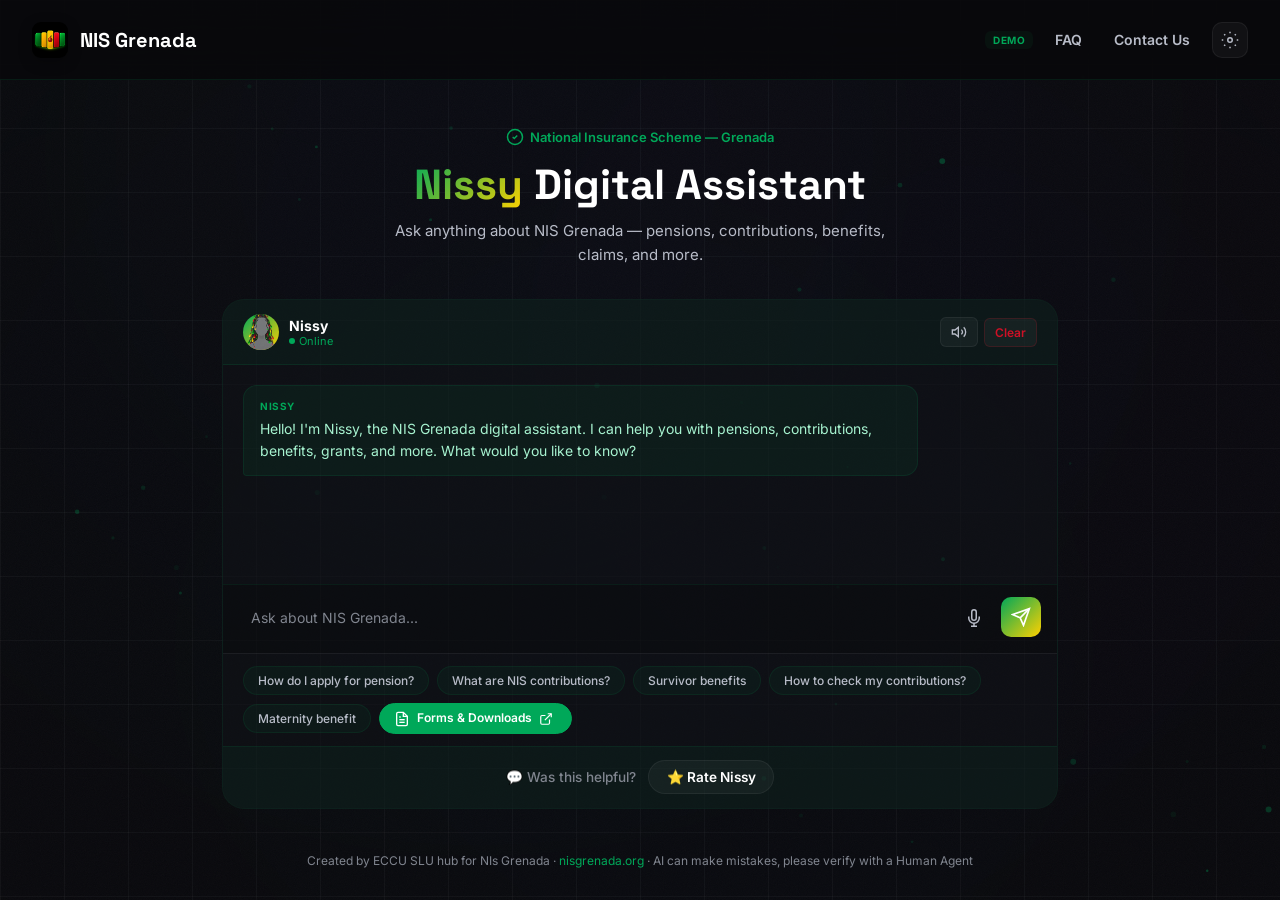
<file: static/index.html>
<!DOCTYPE html>
<html lang="en" data-theme="dark">
<head>
<meta charset="UTF-8">
<link rel="icon" type="image/png" href="/static/favicon.png">
<meta name="viewport" content="width=device-width, initial-scale=1.0">
<title>NIS Grenada — Digital Assistant Demo</title>
<link rel="preconnect" href="https://fonts.googleapis.com">
<link rel="preconnect" href="https://fonts.gstatic.com" crossorigin>
<link href="https://fonts.googleapis.com/css2?family=Inter:wght@300;400;500;600;700;800&family=Space+Grotesk:wght@400;500;600;700&family=JetBrains+Mono:wght@400;500;600&display=swap" rel="stylesheet">
<style>
/* ─── Theme Variables ─── */
:root {
  --nis-primary: #00A859;
  --nis-primary-dark: #00854A;
  --nis-accent: #FFD100;
  --nis-accent-dark: #E6BC00;
  --nis-flag-red: #CE1126;
  --bg: #09090B;
  --bg2: #111318;
  --fg: #FFFFFF;
  --secondary: #B8BCC8;
  --muted: #80858F;
  --glass: rgba(255,255,255,.04);
  --glass-border: rgba(255,255,255,.06);
  --header-bg: rgba(9,9,11,.85);
  --chat-bg: rgba(17,19,24,.6);
  --chat-border: rgba(0,168,89,.1);
  --chat-header-bg: rgba(0,168,89,.06);
  --chat-header-border: rgba(0,168,89,.12);
  --msg-bot-bg: rgba(0,168,89,.08);
  --msg-bot-border: rgba(0,168,89,.12);
  --msg-bot-color: #a7f3d0;
  --msg-user-bg: rgba(255,209,0,.08);
  --msg-user-border: rgba(255,209,0,.12);
  --msg-user-color: #fde68a;
  --typing-bg: rgba(0,168,89,.06);
  --typing-border: rgba(0,168,89,.1);
  --input-bg: rgba(0,0,0,.2);
  --chip-bg: rgba(0,168,89,.06);
  --chip-border: rgba(0,168,89,.1);
  --chip-hover-bg: rgba(0,168,89,.12);
  --chip-hover-color: var(--nis-primary);
  --scrollbar-thumb: rgba(255,255,255,.08);
  --gradient-1: var(--nis-primary);
  --gradient-2: var(--nis-accent);
  --glow-color: var(--nis-primary);
  --rating-star-color: #f59e0b;
  --radius: 16px;
  --radius-lg: 22px;
  --radius-sm: 10px;
  --font-sans: 'Inter', -apple-system, BlinkMacSystemFont, sans-serif;
  --font-display: 'Space Grotesk', var(--font-sans);
  --max-w: 1320px;
}
[data-theme="light"] {
  --bg: #f5f5f7;
  --bg2: #ffffff;
  --fg: #1a1a2e;
  --secondary: #4a4a6a;
  --muted: #8888a0;
  --glass: rgba(0,0,0,.03);
  --glass-border: rgba(0,0,0,.06);
  --header-bg: rgba(255,255,255,.9);
  --chat-bg: rgba(255,255,255,.8);
  --chat-border: rgba(0,168,89,.15);
  --chat-header-bg: rgba(0,168,89,.04);
  --chat-header-border: rgba(0,168,89,.1);
  --msg-bot-bg: rgba(0,168,89,.06);
  --msg-bot-border: rgba(0,168,89,.12);
  --msg-bot-color: #065f46;
  --msg-user-bg: rgba(255,209,0,.06);
  --msg-user-border: rgba(255,209,0,.12);
  --msg-user-color: #92400e;
  --typing-bg: rgba(0,168,89,.04);
  --typing-border: rgba(0,168,89,.08);
  --input-bg: rgba(0,0,0,.03);
  --chip-bg: rgba(0,168,89,.04);
  --chip-border: rgba(0,168,89,.08);
  --chip-hover-bg: rgba(0,168,89,.08);
  --chip-hover-color: var(--nis-primary-dark);
  --scrollbar-thumb: rgba(0,0,0,.12);
  --gradient-1: var(--nis-primary-dark);
  --gradient-2: var(--nis-accent-dark);
  --glow-color: var(--nis-primary);
  --rating-star-color: #f59e0b;
}
[data-theme="purple"] {
  --bg: #0a0a12;
  --bg2: #12101e;
  --fg: #f0ecff;
  --secondary: #b8b0d4;
  --muted: #7a72a0;
  --glass: rgba(120,80,255,.04);
  --glass-border: rgba(120,80,255,.08);
  --header-bg: rgba(10,10,18,.85);
  --chat-bg: rgba(18,16,30,.7);
  --chat-border: rgba(120,80,255,.15);
  --chat-header-bg: rgba(120,80,255,.06);
  --chat-header-border: rgba(120,80,255,.12);
  --msg-bot-bg: rgba(120,80,255,.08);
  --msg-bot-border: rgba(120,80,255,.12);
  --msg-bot-color: #c4b5fd;
  --msg-user-bg: rgba(255,100,200,.08);
  --msg-user-border: rgba(255,100,200,.12);
  --msg-user-color: #f9a8d4;
  --typing-bg: rgba(120,80,255,.06);
  --typing-border: rgba(120,80,255,.1);
  --input-bg: rgba(0,0,0,.3);
  --chip-bg: rgba(120,80,255,.06);
  --chip-border: rgba(120,80,255,.1);
  --chip-hover-bg: rgba(120,80,255,.12);
  --chip-hover-color: #a78bfa;
  --scrollbar-thumb: rgba(120,80,255,.15);
  --gradient-1: #7c3aed;
  --gradient-2: #ec4899;
  --glow-color: #7c3aed;
  --nis-primary: #7c3aed;
  --nis-primary-dark: #6d28d9;
  --nis-accent: #ec4899;
  --nis-accent-dark: #db2777;
  --rating-star-color: #fbbf24;
}
[data-theme="ocean"] {
  --bg: #0a0e17;
  --bg2: #0f172a;
  --fg: #e0f2fe;
  --secondary: #94a3b8;
  --muted: #64748b;
  --glass: rgba(6,182,212,.04);
  --glass-border: rgba(6,182,212,.08);
  --header-bg: rgba(10,14,23,.85);
  --chat-bg: rgba(15,23,42,.7);
  --chat-border: rgba(6,182,212,.15);
  --chat-header-bg: rgba(6,182,212,.06);
  --chat-header-border: rgba(6,182,212,.12);
  --msg-bot-bg: rgba(6,182,212,.08);
  --msg-bot-border: rgba(6,182,212,.12);
  --msg-bot-color: #67e8f9;
  --msg-user-bg: rgba(34,211,238,.08);
  --msg-user-border: rgba(34,211,238,.12);
  --msg-user-color: #7dd3fc;
  --typing-bg: rgba(6,182,212,.06);
  --typing-border: rgba(6,182,212,.1);
  --input-bg: rgba(0,0,0,.3);
  --chip-bg: rgba(6,182,212,.06);
  --chip-border: rgba(6,182,212,.1);
  --chip-hover-bg: rgba(6,182,212,.12);
  --chip-hover-color: #22d3ee;
  --scrollbar-thumb: rgba(6,182,212,.15);
  --gradient-1: #06b6d4;
  --gradient-2: #3b82f6;
  --glow-color: #06b6d4;
  --nis-primary: #06b6d4;
  --nis-primary-dark: #0891b2;
  --nis-accent: #3b82f6;
  --nis-accent-dark: #2563eb;
  --rating-star-color: #fcd34d;
}
[data-theme="amber"] {
  --bg: #0f0b07;
  --bg2: #1a120a;
  --fg: #fef3c7;
  --secondary: #d4a574;
  --muted: #926d42;
  --glass: rgba(245,158,11,.04);
  --glass-border: rgba(245,158,11,.08);
  --header-bg: rgba(15,11,7,.85);
  --chat-bg: rgba(26,18,10,.7);
  --chat-border: rgba(245,158,11,.15);
  --chat-header-bg: rgba(245,158,11,.06);
  --chat-header-border: rgba(245,158,11,.12);
  --msg-bot-bg: rgba(245,158,11,.08);
  --msg-bot-border: rgba(245,158,11,.12);
  --msg-bot-color: #fde68a;
  --msg-user-bg: rgba(239,68,68,.08);
  --msg-user-border: rgba(239,68,68,.12);
  --msg-user-color: #fca5a5;
  --typing-bg: rgba(245,158,11,.06);
  --typing-border: rgba(245,158,11,.1);
  --input-bg: rgba(0,0,0,.3);
  --chip-bg: rgba(245,158,11,.06);
  --chip-border: rgba(245,158,11,.1);
  --chip-hover-bg: rgba(245,158,11,.12);
  --chip-hover-color: #fbbf24;
  --scrollbar-thumb: rgba(245,158,11,.15);
  --gradient-1: #f59e0b;
  --gradient-2: #ef4444;
  --glow-color: #f59e0b;
  --nis-primary: #f59e0b;
  --nis-primary-dark: #d97706;
  --nis-accent: #ef4444;
  --nis-accent-dark: #dc2626;
  --rating-star-color: #fbbf24;
}

/* ─── Reset ─── */
*{margin:0;padding:0;box-sizing:border-box}
html{scroll-behavior:smooth;-webkit-font-smoothing:antialiased}
body{font-family:var(--font-sans);background:var(--bg);color:var(--fg);min-height:100vh;overflow-x:hidden;transition:background .4s,color .4s}
a{color:inherit;text-decoration:none}
button{font:inherit;cursor:pointer;border:none;background:none;color:inherit}

/* ─── Background Layers ─── */
.bg-layers{position:fixed;inset:0;pointer-events:none;z-index:0}
.bg-glow{position:absolute;border-radius:50%;filter:blur(350px);opacity:.08;pointer-events:none}
.bg-glow-1{width:700px;height:700px;background:#3B82F6;top:-200px;left:10%;animation:glowFloat 20s ease-in-out infinite}
.bg-glow-2{width:500px;height:500px;background:#7C4DFF;top:10%;right:5%;animation:glowFloat 25s ease-in-out infinite 5s}
.bg-glow-3{width:600px;height:600px;background:#0a0f1a;top:40%;left:50%;transform:translateX(-50%);animation:glowFloat 18s ease-in-out infinite 10s}
.bg-glow-4{width:500px;height:500px;background:#3B82F6;bottom:0;left:30%;animation:glowFloat 22s ease-in-out infinite 8s}
@keyframes glowFloat{0%,100%{transform:translate(0,0)}50%{transform:translate(30px,-40px)}}
.bg-noise{position:absolute;inset:0;background-image:url("data:image/svg+xml,%3Csvg viewBox='0 0 256 256' xmlns='http://www.w3.org/2000/svg'%3E%3Cfilter id='n'%3E%3CfeTurbulence type='fractalNoise' baseFrequency='.85' numOctaves='4' stitchTiles='stitch'/%3E%3C/filter%3E%3Crect width='100%25' height='100%25' filter='url(%23n)' opacity='.03'/%3E%3C/svg%3E");background-size:200px}
.bg-grid{position:absolute;inset:0;background-image:linear-gradient(rgba(255,255,255,.03) 1px,transparent 1px),linear-gradient(90deg,rgba(255,255,255,.03) 1px,transparent 1px);background-size:64px 64px;animation:gridScroll 80s linear infinite}
@keyframes gridScroll{to{background-position:64px 64px}}
#bg-particles{position:absolute;inset:0;width:100%;height:100%}

/* ─── Layout ─── */
.demo-page{display:flex;flex-direction:column;min-height:100vh;position:relative;z-index:1}
.demo-header{position:fixed;top:0;left:0;right:0;z-index:100;height:80px;background:var(--header-bg);backdrop-filter:blur(20px);-webkit-backdrop-filter:blur(20px);border-bottom:1px solid var(--chat-header-border);display:flex;align-items:center;padding:0 32px;transition:background .4s,border-color .4s}
.demo-header-inner{max-width:var(--max-w);margin:0 auto;width:100%;display:flex;align-items:center;justify-content:space-between}
.demo-logo{display:flex;align-items:center;gap:12px;font-family:var(--font-display);font-size:20px;font-weight:700;text-decoration:none;color:var(--fg);transition:color .4s}
.demo-logo a{display:flex;align-items:center;gap:12px;text-decoration:none;color:var(--fg)}
.demo-logo a:hover{opacity:0.8}
.demo-logo img{width:36px;height:36px;border-radius:9px;object-fit:cover;box-shadow:0 4px 14px rgba(0,0,0,.3)}
.demo-nav{display:flex;align-items:center;gap:12px}
.demo-nav a{font-size:14px;font-weight:600;color:var(--secondary);text-decoration:none;padding:6px 10px;border-radius:8px;transition:color .2s,background .2s}
.demo-nav a:hover{color:var(--nis-primary);background:var(--chip-hover-bg)}
.demo-nav a.active{color:var(--nis-primary);background:var(--chip-hover-bg)}
.demo-nav .badge{font-size:10px;font-weight:700;letter-spacing:.05em;text-transform:uppercase;padding:3px 8px;border-radius:6px;background:var(--chip-bg);color:var(--nis-primary)}

/* ─── Theme Picker ─── */
.theme-btn{position:relative;width:36px;height:36px;border-radius:10px;background:var(--glass);border:1px solid var(--glass-border);cursor:pointer;display:flex;align-items:center;justify-content:center;transition:all .2s;color:var(--secondary)}
.theme-btn:hover{background:var(--chip-hover-bg);color:var(--nis-primary);border-color:var(--chip-border)}
.theme-btn svg{width:18px;height:18px}
.theme-picker{position:absolute;top:calc(100% + 8px);right:0;background:var(--bg2);border:1px solid var(--glass-border);border-radius:14px;padding:8px;box-shadow:0 16px 48px rgba(0,0,0,.4);display:none;z-index:200;min-width:180px}
.theme-picker.open{display:block}
.theme-option{display:flex;align-items:center;gap:10px;padding:8px 12px;border-radius:8px;cursor:pointer;transition:all .2s;border:none;background:none;color:var(--secondary);font-size:13px;font-weight:500;width:100%;text-align:left}
.theme-option:hover{background:var(--glass);color:var(--fg)}
.theme-option.active{background:var(--chip-hover-bg);color:var(--nis-primary)}
.theme-swatch{width:20px;height:20px;border-radius:50%;flex-shrink:0;border:2px solid var(--glass-border)}
.theme-swatch-dark{background:linear-gradient(135deg,#09090B,#1a1a2e)}
.theme-swatch-light{background:linear-gradient(135deg,#f5f5f7,#ffffff)}
.theme-swatch-purple{background:linear-gradient(135deg,#0a0a12,#7c3aed)}
.theme-swatch-ocean{background:linear-gradient(135deg,#0a0e17,#06b6d4)}
.theme-swatch-amber{background:linear-gradient(135deg,#0f0b07,#f59e0b)}
.theme-check{margin-left:auto;color:var(--nis-primary);display:none}
.theme-option.active .theme-check{display:block}

/* ─── Main Content ─── */
.demo-main{flex:1;display:flex;flex-direction:column;padding-top:80px;max-width:900px;margin:0 auto;width:100%;padding-left:32px;padding-right:32px}
.demo-hero{text-align:center;padding:48px 0 32px}
.demo-hero h1{font-family:var(--font-display);font-size:clamp(28px,4vw,42px);font-weight:800;margin-bottom:8px}
.demo-hero h1 span{background:linear-gradient(135deg,var(--gradient-1),var(--gradient-2));-webkit-background-clip:text;-webkit-text-fill-color:transparent;background-clip:text}
.demo-hero p{color:var(--secondary);font-size:15px;max-width:500px;margin:0 auto;line-height:1.6}
.demo-hero .nis-brand{display:flex;align-items:center;justify-content:center;gap:6px;margin-bottom:12px;font-size:13px;color:var(--nis-primary);font-weight:600}
.demo-hero .nis-brand svg{width:18px;height:18px}

/* ─── Chat Container ─── */
.chat-container{flex:1;display:flex;flex-direction:column;background:var(--chat-bg);border:1px solid var(--chat-border);border-radius:var(--radius-lg);overflow:hidden;min-height:500px;max-height:600px;margin-bottom:24px;transition:background .4s,border-color .4s}
.chat-header{display:flex;align-items:center;gap:10px;padding:14px 20px;background:var(--chat-header-bg);border-bottom:1px solid var(--chat-header-border);transition:background .4s,border-color .4s}
.chat-header-avatar{width:36px;height:36px;border-radius:50%;background:linear-gradient(135deg,var(--gradient-1),var(--gradient-2));display:flex;align-items:center;justify-content:center;font-size:16px;font-weight:700;color:#fff;transition:background .4s;overflow:hidden;flex-shrink:0}
.chat-header-avatar img{width:100%;height:100%;object-fit:cover}
.chat-header-avatar .avatar-fallback{display:none;font-size:18px;font-weight:700}
.chat-header-avatar img:not([src]), .chat-header-avatar img[src=""], .chat-header-avatar img[src*="error"]{display:none}
.chat-header-avatar img:not([src]) + .avatar-fallback,
.chat-header-avatar img[src=""] + .avatar-fallback,
.chat-header-avatar img[src*="error"] + .avatar-fallback{display:block}
.chat-header-info{flex:1;min-width:0}
.chat-header-name{font-size:14px;font-weight:700;color:var(--fg)}
.chat-header-status{font-size:11px;color:var(--nis-primary);display:flex;align-items:center;gap:4px}
.chat-header-status .dot{width:6px;height:6px;border-radius:50%;background:var(--nis-primary);animation:pulse 2s infinite}
@keyframes pulse{0%,100%{opacity:1}50%{opacity:.4}}
.chat-header-actions{display:flex;gap:6px;align-items:center;flex-wrap:wrap}
.chat-header-actions button{padding:6px 10px;border-radius:6px;font-size:12px;font-weight:600;background:var(--glass);color:var(--secondary);border:1px solid var(--glass-border);cursor:pointer;transition:all .2s;display:flex;align-items:center;justify-content:center;gap:4px}
.chat-header-actions button:hover{background:var(--chip-hover-bg);color:var(--fg)}
.chat-header-actions button svg{width:16px;height:16px;flex-shrink:0}
.chat-header-actions .btn-clear{color:var(--nis-flag-red);border-color:rgba(206,17,38,.2)}
.chat-header-actions .btn-clear:hover{background:rgba(206,17,38,.1)}
.chat-header-actions .voice-status{font-size:10px;color:#ef4444;font-weight:600;display:none;align-items:center;gap:4px}
.chat-header-actions .voice-status.active{display:flex}
.chat-header-actions .voice-status .dot{width:6px;height:6px;border-radius:50%;background:#ef4444;animation:pulse 1s infinite}
.chat-header-actions .voice-status.listening{color:#22c55e}
.chat-header-actions .voice-status.listening .dot{background:#22c55e}

/* ─── Messages ─── */
.chat-messages{flex:1;overflow-y:auto;padding:20px;display:flex;flex-direction:column;gap:12px;scroll-behavior:smooth}
.chat-messages::-webkit-scrollbar{width:5px}
.chat-messages::-webkit-scrollbar-thumb{background:var(--scrollbar-thumb);border-radius:10px}
.chat-messages::-webkit-scrollbar-track{background:transparent}
.msg{max-width:85%;padding:12px 16px;border-radius:14px;font-size:14px;line-height:1.6;word-break:break-word;animation:msgIn .25s ease-out;transition:background .4s,border-color .4s,color .4s}
@keyframes msgIn{from{opacity:0;transform:translateY(8px)}to{opacity:1;transform:translateY(0)}}
.msg-bot{background:var(--msg-bot-bg);border:1px solid var(--msg-bot-border);color:var(--msg-bot-color);align-self:flex-start;border-bottom-left-radius:4px}
.msg-bot .msg-role{font-size:10px;font-weight:700;text-transform:uppercase;letter-spacing:.05em;color:var(--nis-primary);margin-bottom:4px;display:block}
.msg-user{background:var(--msg-user-bg);border:1px solid var(--msg-user-border);color:var(--msg-user-color);align-self:flex-end;border-bottom-right-radius:4px}
.msg-user .msg-role{font-size:10px;font-weight:700;text-transform:uppercase;letter-spacing:.05em;color:var(--nis-accent);margin-bottom:4px;display:block;text-align:right}
.msg-bot ul,.msg-user ul{margin:6px 0;padding-left:18px;display:flex;flex-direction:column;gap:3px}
.msg-bot ul li,.msg-user ul li{font-size:13px;line-height:1.5;padding:2px 0}
.msg-bot p,.msg-user p{margin:4px 0;line-height:1.6}
.msg-context{margin-top:8px;padding:8px 12px;background:rgba(0,168,89,.04);border-left:3px solid var(--nis-primary);border-radius:0 6px 6px 0;font-size:12px;color:var(--secondary);line-height:1.5}

/* ─── Typing ─── */
.typing{align-self:flex-start;display:flex;align-items:center;gap:6px;padding:14px 20px;background:var(--typing-bg);border:1px solid var(--typing-border);border-radius:14px;border-bottom-left-radius:4px}
.typing-dot{width:8px;height:8px;border-radius:50%;background:var(--nis-primary);animation:typingBounce 1.2s ease-in-out infinite}
.typing-dot:nth-child(2){animation-delay:.2s}
.typing-dot:nth-child(3){animation-delay:.4s}
@keyframes typingBounce{0%,60%,100%{transform:translateY(0)}30%{transform:translateY(-6px)}}

/* ─── Input ─── */
.chat-input{display:flex;gap:0;border-top:1px solid var(--chat-border);padding:12px 16px;background:var(--input-bg);transition:background .4s,border-color .4s}
.chat-input textarea{flex:1;background:transparent;border:none;padding:10px 12px;color:var(--fg);font-size:14px;font-family:var(--font-sans);outline:none;resize:none;line-height:1.5;max-height:120px;transition:color .4s}
.chat-input textarea::placeholder{color:var(--muted)}
.chat-input textarea::-webkit-scrollbar{width:4px}
.chat-input textarea::-webkit-scrollbar-thumb{background:var(--scrollbar-thumb);border-radius:10px}
.chat-input-actions{display:flex;align-items:flex-end;gap:8px;padding-bottom:4px}
.chat-input-actions button{width:40px;height:40px;border-radius:10px;display:flex;align-items:center;justify-content:center;background:linear-gradient(135deg,var(--gradient-1),var(--gradient-2));color:#fff;border:none;cursor:pointer;transition:all .2s}
.chat-input-actions button:hover{transform:scale(1.05);box-shadow:0 4px 16px var(--glow-color)}
.chat-input-actions button:disabled{opacity:.4;cursor:not-allowed;transform:none;box-shadow:none}
.chat-input-actions button svg{width:20px;height:20px}
#voiceNoteBtn{background:transparent;border:none;color:var(--secondary);cursor:pointer;width:38px;height:38px;border-radius:50%;display:flex;align-items:center;justify-content:center;transition:all .2s;flex-shrink:0}
#voiceNoteBtn svg{width:18px;height:18px}
#voiceNoteBtn:hover{color:var(--fg);background:var(--chip-hover-bg)}
#voiceNoteBtn.recording{color:#fff;background:#ef4444;animation:voicePulse 1.2s ease-in-out infinite}
@keyframes voicePulse{0%,100%{box-shadow:0 0 0 0 rgba(239,68,68,.4)}50%{box-shadow:0 0 0 8px rgba(239,68,68,0)}}

/* ─── Suggestion Chips ─── */
.suggestion-chips{display:flex;gap:8px;padding:12px 20px;border-top:1px solid var(--glass-border);flex-wrap:wrap;align-items:center}
.suggestion-chip{padding:6px 14px;border-radius:100px;font-size:12px;font-weight:500;background:var(--chip-bg);border:1px solid var(--chip-border);color:var(--secondary);cursor:pointer;transition:all .2s;white-space:nowrap}
.suggestion-chip:hover{background:var(--chip-hover-bg);color:var(--chip-hover-color);border-color:var(--chip-border)}

/* ─── External Link Chip (Forms & Downloads) ─── */
.suggestion-chip.external {
  background: var(--nis-primary);
  color: #fff;
  border-color: var(--nis-primary);
  font-weight: 600;
}
.suggestion-chip.external:hover {
  background: var(--nis-primary-dark);
  border-color: var(--nis-primary-dark);
  color: #fff;
  transform: translateY(-2px);
  box-shadow: 0 4px 12px rgba(0,168,89,0.3);
}
.suggestion-chip.external .external-icon {
  display: inline-block;
  margin-left: 2px;
  transition: transform 0.2s ease;
}
.suggestion-chip.external:hover .external-icon {
  transform: translate(2px, -2px);
}
.suggestion-chip.external svg {
  display: inline-block;
  vertical-align: middle;
  margin-right: 4px;
}
.suggestion-chip.external .link-icon {
  display: inline-block;
  vertical-align: middle;
  margin-left: 4px;
  transition: transform 0.2s ease;
}
.suggestion-chip.external:hover .link-icon {
  transform: translate(2px, -2px);
}

/* ─── Rating Bar ─── */
.rating-bar{padding:0.85rem 2.5rem;border-top:1px solid var(--chat-border);background:var(--chat-header-bg);display:flex;align-items:center;justify-content:center;gap:0.75rem;flex-wrap:wrap}
.rating-bar-label{font-size:0.85rem;color:var(--muted);font-weight:500}
.rating-bar-btn{background:var(--glass);color:var(--fg);border:1px solid var(--glass-border);padding:0.5rem 1.1rem;border-radius:20px;font-size:0.85rem;font-weight:600;cursor:pointer;transition:0.2s;display:flex;align-items:center;gap:0.4rem}
.rating-bar-btn:hover{background:var(--nis-primary);color:#fff;border-color:var(--nis-primary);transform:translateY(-1px)}
.rating-bar-btn:disabled{opacity:0.5;cursor:not-allowed;transform:none}

/* ─── Rating Modal ─── */
.modal-overlay{position:fixed;top:0;left:0;width:100%;height:100%;background:rgba(0,0,0,0.7);display:none;align-items:center;justify-content:center;z-index:1000;backdrop-filter:blur(4px)}
.modal-overlay.open{display:flex}
.rating-modal-content{background:var(--bg2);border:1px solid var(--glass-border);border-radius:calc(var(--radius-lg) * 1.5);width:90%;max-width:420px;height:auto;padding:2rem;display:flex;flex-direction:column;align-items:center;gap:1.25rem;text-align:center;animation:slideUp 0.3s ease}
@keyframes slideUp{from{opacity:0;transform:translateY(20px)}to{opacity:1;transform:translateY(0)}}
.rating-modal-content h3{font-family:var(--font-display);font-size:1.4rem;color:var(--fg);margin:0}
.rating-modal-content p{font-size:0.9rem;color:var(--muted);margin:0}
.close-modal{align-self:flex-end;background:none;border:none;color:var(--muted);font-size:1.75rem;cursor:pointer;line-height:1;padding:0;margin-bottom:-1rem}
.close-modal:hover{color:var(--nis-primary)}
.star-row{display:flex;gap:0.4rem;font-size:2.25rem}
.star-btn{background:none;border:none;cursor:pointer;padding:0;line-height:1;filter:grayscale(100%) opacity(0.4);transition:transform 0.15s ease,filter 0.15s ease}
.star-btn:hover{transform:scale(1.15)}
.star-btn.selected{filter:none;transform:scale(1.1)}
.rating-comment{width:100%;background:var(--bg);border:1px solid var(--glass-border);color:var(--fg);padding:0.75rem 1rem;border-radius:var(--radius-sm);font-size:0.9rem;font-family:'Inter',sans-serif;resize:none;outline:none}
.rating-comment:focus{border-color:var(--nis-primary)}
.rating-submit-btn{background:var(--nis-primary);color:#fff;border:none;padding:0.8rem 1.75rem;border-radius:var(--radius-sm);font-weight:600;font-size:0.95rem;cursor:pointer;transition:0.2s;width:100%}
.rating-submit-btn:hover{background:var(--nis-primary-dark);transform:translateY(-1px)}
.rating-submit-btn:disabled{opacity:0.5;cursor:not-allowed;transform:none}
.rating-thanks{font-size:0.95rem;color:var(--fg);font-weight:600;display:none}
.rating-thanks.show{display:block}

/* ─── Error ─── */
.error-msg{align-self:center;padding:8px 16px;border-radius:8px;font-size:12px;background:rgba(206,17,38,.1);border:1px solid rgba(206,17,38,.2);color:#fca5a5}

/* ─── Footer ─── */
.demo-footer{text-align:center;padding:20px 0 32px;font-size:12px;color:var(--muted);transition:color .4s}
.demo-footer a{color:var(--nis-primary);text-decoration:none}
.demo-footer a:hover{text-decoration:underline}

/* ─── Responsive ─── */
@media (max-width:768px){
  .demo-header{padding:0 16px}
  .demo-main{padding-left:16px;padding-right:16px}
  .chat-container{max-height:70vh;min-height:400px}
  .chat-header-actions button{padding:4px 8px;font-size:10px}
  .chat-header-actions button svg{width:14px;height:14px}
  .rating-bar{padding:0.65rem 1.5rem}
  .star-row{font-size:1.9rem}
  .rating-modal-content{padding:1.5rem}
  .suggestion-chips{gap:6px}
  .suggestion-chip{font-size:11px;padding:4px 10px}
}
@media (max-width:480px){
  .demo-nav .badge{display:none}
  .chat-header-actions .btn-clear{display:none}
}
</style>
</head>
<body>
<div class="bg-layers" aria-hidden="true">
  <div class="bg-noise"></div>
  <div class="bg-grid"></div>
  <canvas id="bg-particles"></canvas>
  <div class="bg-glow bg-glow-1"></div>
  <div class="bg-glow bg-glow-2"></div>
  <div class="bg-glow bg-glow-3"></div>
  <div class="bg-glow bg-glow-4"></div>
</div>

<div class="demo-page">
  <!-- Header -->
  <header class="demo-header">
    <div class="demo-header-inner">
      <div class="demo-logo">
        <a href="https://nisgrenada.org" target="_blank" rel="noopener noreferrer" title="Visit NIS Grenada Website">
          <img src="/static/nav-logo.png" alt="NIS Grenada" onerror="this.style.display='none'">
          <span>NIS Grenada</span>
        </a>
      </div>
      <nav class="demo-nav">
        <span class="badge">Demo</span>
        <a href="/static/faq.html" class="nav-link">FAQ</a>
        <a href="/static/contact.html" class="nav-link">Contact Us</a>
        <div style="position:relative">
          <button class="theme-btn" id="themeBtn" onclick="toggleThemePicker()" title="Change theme" aria-label="Change theme">
            <svg viewBox="0 0 24 24" fill="none" stroke="currentColor" stroke-width="2"><circle cx="12" cy="12" r="3"/><path d="M12 1v2M12 21v2M4.22 4.22l1.42 1.42M18.36 18.36l1.42 1.42M1 12h2M21 12h2M4.22 19.78l1.42-1.42M18.36 5.64l1.42-1.42"/></svg>
          </button>
          <div class="theme-picker" id="themePicker">
            <button class="theme-option active" data-theme-val="dark" onclick="setTheme('dark')">
              <span class="theme-swatch theme-swatch-dark"></span> Dark
              <span class="theme-check">✓</span>
            </button>
            <button class="theme-option" data-theme-val="light" onclick="setTheme('light')">
              <span class="theme-swatch theme-swatch-light"></span> Light
              <span class="theme-check">✓</span>
            </button>
            <button class="theme-option" data-theme-val="purple" onclick="setTheme('purple')">
              <span class="theme-swatch theme-swatch-purple"></span> Purple
              <span class="theme-check">✓</span>
            </button>
            <button class="theme-option" data-theme-val="ocean" onclick="setTheme('ocean')">
              <span class="theme-swatch" style="background:linear-gradient(135deg,#0a0e17,#06b6d4)"></span> Ocean
              <span class="theme-check">✓</span>
            </button>
            <button class="theme-option" data-theme-val="amber" onclick="setTheme('amber')">
              <span class="theme-swatch" style="background:linear-gradient(135deg,#0f0b07,#f59e0b)"></span> Amber
              <span class="theme-check">✓</span>
            </button>
          </div>
        </div>
      </nav>
    </div>
  </header>

  <!-- Main -->
  <main class="demo-main">
    <!-- Hero -->
    <section class="demo-hero">
      <div class="nis-brand">
        <svg viewBox="0 0 24 24" fill="none" stroke="currentColor" stroke-width="2"><circle cx="12" cy="12" r="10"/><path d="M9 12l2 2 4-4"/></svg>
        National Insurance Scheme — Grenada
      </div>
      <h1><span>Nissy</span> Digital Assistant</h1>
      <p>Ask anything about NIS Grenada — pensions, contributions, benefits, claims, and more.</p>
    </section>

    <!-- Chat -->
    <div class="chat-container">
      <div class="chat-header">
        <div class="chat-header-avatar">
          <img src="/static/chat-pfp.png" alt="Nissy" onerror="this.style.display='none'">
          <span class="avatar-fallback">N</span>
        </div>
        <div class="chat-header-info">
          <div class="chat-header-name">Nissy</div>
          <div class="chat-header-status"><span class="dot"></span> Online</div>
        </div>
        <div class="chat-header-actions">
          <div class="voice-status" id="voiceStatus"><span class="dot"></span> Voice</div>
          <button onclick="toggleTTS()" id="ttsBtn" title="Text-to-Speech" aria-label="Toggle TTS">
            <svg viewBox="0 0 24 24" fill="none" stroke="currentColor" stroke-width="2"><polygon points="11 5 6 9 2 9 2 15 6 15 11 19 11 5"/><path d="M19.07 4.93a10 10 0 010 14.14M15.54 8.46a5 5 0 010 7.07"/></svg>
          </button>
          <button onclick="clearChat()" class="btn-clear" title="Clear conversation">Clear</button>
        </div>
      </div>

      <div class="chat-messages" id="chatMessages">
        <div class="msg msg-bot">
          <span class="msg-role">Nissy</span>
          <span>Hello! I'm Nissy, the NIS Grenada digital assistant. I can help you with pensions, contributions, benefits, grants, and more. What would you like to know?</span>
        </div>
      </div>

      <form class="chat-input" id="chatForm" onsubmit="return sendMessage(event)">
        <textarea id="chatInput" rows="1" placeholder="Ask about NIS Grenada..." oninput="autoResize(this)" onkeydown="if(event.key==='Enter'&&!event.shiftKey){event.preventDefault();sendMessage(event)}"></textarea>
        <div class="chat-input-actions">
          <button type="button" id="voiceNoteBtn" onclick="toggleVoiceNote()" title="Voice note → text" aria-label="Voice note to text">
            <svg viewBox="0 0 24 24" fill="none" stroke="currentColor" stroke-width="2"><path d="M12 1a3 3 0 00-3 3v8a3 3 0 006 0V4a3 3 0 00-3-3z"/><path d="M19 10v2a7 7 0 01-14 0v-2"/><line x1="12" y1="19" x2="12" y2="23"/><line x1="8" y1="23" x2="16" y2="23"/></svg>
          </button>
          <button type="submit" id="sendBtn" aria-label="Send message">
            <svg viewBox="0 0 24 24" fill="none" stroke="currentColor" stroke-width="2"><line x1="22" y1="2" x2="11" y2="13"/><polygon points="22 2 15 22 11 13 2 9 22 2"/></svg>
          </button>
        </div>
      </form>

      <!-- ─── SUGGESTION CHIPS WITH FORMS BUTTON ─── -->
      <div class="suggestion-chips" id="suggestionChips">
        <span class="suggestion-chip" onclick="quickQuestion(this)">How do I apply for pension?</span>
        <span class="suggestion-chip" onclick="quickQuestion(this)">What are NIS contributions?</span>
        <span class="suggestion-chip" onclick="quickQuestion(this)">Survivor benefits</span>
        <span class="suggestion-chip" onclick="quickQuestion(this)">How to check my contributions?</span>
        <span class="suggestion-chip" onclick="quickQuestion(this)">Maternity benefit</span>
        <!-- ⭐ FORMS & DOWNLOADS BUTTON - External Link -->
        <span class="suggestion-chip external" onclick="openForms()">
          <svg width="16" height="16" viewBox="0 0 24 24" fill="none" stroke="currentColor" stroke-width="2">
            <path d="M14 2H6a2 2 0 00-2 2v16a2 2 0 002 2h12a2 2 0 002-2V8z"/>
            <polyline points="14 2 14 8 20 8"/>
            <line x1="16" y1="13" x2="8" y2="13"/>
            <line x1="16" y1="17" x2="8" y2="17"/>
            <polyline points="10 9 9 9 8 9"/>
          </svg>
          Forms &amp; Downloads
          <svg class="link-icon" width="14" height="14" viewBox="0 0 24 24" fill="none" stroke="currentColor" stroke-width="2">
            <path d="M18 13v6a2 2 0 01-2 2H5a2 2 0 01-2-2V8a2 2 0 012-2h6"/>
            <polyline points="15 3 21 3 21 9"/>
            <line x1="10" y1="14" x2="21" y2="3"/>
          </svg>
        </span>
      </div>

      <!-- ⭐ RATING BAR -->
      <div class="rating-bar">
        <span class="rating-bar-label">💬 Was this helpful?</span>
        <button class="rating-bar-btn" id="ratingBarBtn" onclick="openRatingModal()">⭐ Rate Nissy</button>
        <span id="ratingThanksMsg" style="display:none; font-size:0.85rem; color:var(--nis-primary); font-weight:600;">🙏 Thanks for your feedback!</span>
      </div>
    </div>

    <!-- ⭐ RATING MODAL -->
    <div class="modal-overlay" id="ratingModal" onclick="if(event.target===this) closeRatingModal()">
      <div class="rating-modal-content">
        <button class="close-modal" onclick="closeRatingModal()">×</button>
        <h3>⭐ Rate your experience</h3>
        <p>How helpful was Nissy today? Tap a star from 1 (not helpful) to 5 (very helpful).</p>

        <div class="star-row" id="starRow">
          <button class="star-btn" onclick="selectStar(1)" data-value="1">⭐</button>
          <button class="star-btn" onclick="selectStar(2)" data-value="2">⭐</button>
          <button class="star-btn" onclick="selectStar(3)" data-value="3">⭐</button>
          <button class="star-btn" onclick="selectStar(4)" data-value="4">⭐</button>
          <button class="star-btn" onclick="selectStar(5)" data-value="5">⭐</button>
        </div>

        <textarea class="rating-comment" id="ratingComment" rows="3" placeholder="Optional: tell us more (optional)"></textarea>

        <button class="rating-submit-btn" id="ratingSubmitBtn" onclick="submitRating()" disabled>Submit Rating</button>

        <div class="rating-thanks" id="ratingThanks">🙏 Thanks for your feedback!</div>
      </div>
    </div>

    <footer class="demo-footer">
      Created by ECCU SLU hub for NIs Grenada &middot; <a href="https://nisgrenada.org" target="_blank" rel="noopener">nisgrenada.org</a> &middot; AI can make mistakes, please verify with a Human Agent
    </footer>
  </main>
</div>

<script>
(function(){
'use strict';

// ─── Session ID ───
const sessionId = crypto.randomUUID ? crypto.randomUUID() : 'session-' + Date.now();

// ─── Rating State ───
let selectedStars = 0;
let lastBotResponse = '';
let ratingSubmitted = false;

// ─── DOM Helpers ───
function $(s){return document.querySelector(s)}
function $$(s){return document.querySelectorAll(s)}

// ─── Keep API Warm ───
setInterval(function() {
  fetch('/api/demo/chat', { 
    method: 'POST', 
    headers: { 'Content-Type': 'application/json' }, 
    body: JSON.stringify({ message: 'ping', session_id: sessionId }) 
  }).catch(function(){});
}, 45000);

const THEME_KEY = 'nis_demo_theme';

// ─── Theme System ───
const savedTheme = localStorage.getItem(THEME_KEY) || 'dark';
document.documentElement.setAttribute('data-theme', savedTheme);
document.querySelectorAll('.theme-option').forEach(el => {
  el.classList.toggle('active', el.dataset.themeVal === savedTheme);
});

window.setTheme = function(name) {
  document.documentElement.setAttribute('data-theme', name);
  localStorage.setItem(THEME_KEY, name);
  document.querySelectorAll('.theme-option').forEach(el => {
    el.classList.toggle('active', el.dataset.themeVal === name);
  });
  closeThemePicker();
  restartParticles(name);
};

window.toggleThemePicker = function() {
  const picker = $('#themePicker');
  picker.classList.toggle('open');
};

window.closeThemePicker = function() {
  const picker = $('#themePicker');
  picker.classList.remove('open');
};

document.addEventListener('click', function(e) {
  if (!e.target.closest('.theme-btn') && !e.target.closest('.theme-picker')) {
    const picker = $('#themePicker');
    if (picker) picker.classList.remove('open');
  }
});

// ─── FORMS & DOWNLOADS BUTTON ───
window.openForms = function() {
  // Opens the NIS Grenada downloads page in a new tab
  window.open('https://nisgrenada.org/downloads-2/', '_blank');
};

// ─── Rating Modal Functions ───
window.openRatingModal = function() {
  if (ratingSubmitted) {
    const thanksMsg = document.getElementById('ratingThanksMsg');
    if (thanksMsg) thanksMsg.style.display = 'inline';
    return;
  }
  document.getElementById('ratingModal').classList.add('open');
  selectedStars = 0;
  document.querySelectorAll('#starRow .star-btn').forEach(b => b.classList.remove('selected'));
  document.getElementById('ratingSubmitBtn').disabled = true;
  document.getElementById('ratingComment').value = '';
  document.getElementById('ratingThanks').classList.remove('show');
};

window.closeRatingModal = function() {
  document.getElementById('ratingModal').classList.remove('open');
};

window.selectStar = function(value) {
  selectedStars = value;
  const stars = document.querySelectorAll('#starRow .star-btn');
  stars.forEach((starBtn) => {
    const starValue = parseInt(starBtn.getAttribute('data-value'));
    if (starValue <= value) {
      starBtn.classList.add('selected');
    } else {
      starBtn.classList.remove('selected');
    }
  });
  document.getElementById('ratingSubmitBtn').disabled = false;
};

window.submitRating = async function() {
  if (selectedStars === 0 || ratingSubmitted) return;

  const submitBtn = document.getElementById('ratingSubmitBtn');
  submitBtn.disabled = true;
  submitBtn.textContent = 'Sending...';

  const comment = document.getElementById('ratingComment').value.trim();

  try {
    const response = await fetch('/api/rate', {
      method: 'POST',
      headers: { 'Content-Type': 'application/json' },
      body: JSON.stringify({
        session_id: sessionId,
        rating: selectedStars,
        comment: comment,
        response_text: lastBotResponse || 'General feedback',
      }),
    });

    const data = await response.json();
    if (data.ok) {
      ratingSubmitted = true;
      document.getElementById('ratingSubmitBtn').style.display = 'none';
      document.getElementById('ratingThanks').classList.add('show');
      
      const barBtn = document.getElementById('ratingBarBtn');
      if (barBtn) {
        barBtn.textContent = '✅ Rated!';
        barBtn.disabled = true;
      }
      
      const thanksMsg = document.getElementById('ratingThanksMsg');
      if (thanksMsg) thanksMsg.style.display = 'inline';

      setTimeout(() => {
        closeRatingModal();
      }, 2000);
    } else {
      submitBtn.disabled = false;
      submitBtn.textContent = 'Submit Rating';
      alert('Sorry, we couldn\'t save your rating. Please try again.');
    }
  } catch (err) {
    submitBtn.disabled = false;
    submitBtn.textContent = 'Submit Rating';
    alert('Network error. Please try again.');
  }
};

// ─── Chat Functions ───
function autoResize(el) {
  el.style.height = 'auto';
  el.style.height = Math.min(el.scrollHeight, 120) + 'px';
}
window.autoResize = autoResize;

// ─── Convert URLs in text to clickable links ───
function linkify(text) {
  // Match URLs (http, https, www, etc.)
  const urlRegex = /(https?:\/\/[^\s]+)/g;
  return text.replace(urlRegex, function(url) {
    return '<a href="' + url + '" target="_blank" rel="noopener noreferrer" style="color:var(--nis-primary);text-decoration:underline;">' + url + '</a>';
  });
}

function escapeHtml(s) {
  const d = document.createElement('div');
  d.textContent = s;
  return d.innerHTML;
}

let msgCount = 0;

function addMsg(role, text) {
  const container = $('#chatMessages');
  const div = document.createElement('div');
  div.className = 'msg msg-' + role;
  const label = role === 'bot' ? 'Nissy' : 'You';
  
  let formatted = text;
  if (role === 'bot') {
    formatted = formatBotMessage(text);
  } else {
    formatted = escapeHtml(text);
  }
  
  div.innerHTML = '<span class="msg-role">' + label + '</span><span>' + formatted + '</span>';
  container.appendChild(div);
  container.scrollTop = container.scrollHeight;
  msgCount++;
  
  if (role === 'bot') {
    lastBotResponse = text;
  }
}

function formatBotMessage(text) {
  // First, convert URLs to links (after escaping)
  text = escapeHtml(text);
  text = linkify(text);
  
  const lines = text.split('\n').map(function(l) { return l.trim(); }).filter(function(l) { return l.length > 0; });
  if (lines.length === 0) return '';
  if (lines.length === 1) return text;
  
  var html = '';
  var i = 0;
  if (lines[0].length > 0 && !lines[0].startsWith('-')) {
    html += '<strong>' + lines[0] + '</strong><br>';
    i = 1;
  }
  var bullets = [];
  var context = [];
  var inContext = false;
  for (; i < lines.length; i++) {
    var line = lines[i];
    if (line.startsWith('- ') || line.startsWith('• ') || line.startsWith('* ')) {
      bullets.push('<li>' + line.replace(/^[-•*]\s*/, '') + '</li>');
      inContext = false;
    } else if (line.match(/^(note|additional|extra|context|summary|remember|important|please|also|keep in mind|however|note that|key point)/i)) {
      inContext = true;
      context.push(line);
    } else if (inContext) {
      context[context.length - 1] += '<br>' + line;
    } else if (bullets.length > 0) {
      bullets.push('<li>' + line + '</li>');
    } else {
      html += '<p>' + line + '</p>';
    }
  }
  if (bullets.length > 0) {
    html += '<ul>' + bullets.join('') + '</ul>';
  }
  if (context.length > 0) {
    html += '<div class="msg-context">' + context.join('<br>') + '</div>';
  }
  return html;
}

function showTyping() {
  const container = $('#chatMessages');
  const div = document.createElement('div');
  div.className = 'typing';
  div.id = 'typingIndicator';
  div.innerHTML = '<div class="typing-dot"></div><div class="typing-dot"></div><div class="typing-dot"></div>';
  container.appendChild(div);
  container.scrollTop = container.scrollHeight;
}

function hideTyping() {
  const el = $('#typingIndicator');
  if (el) el.remove();
}

function showError(text) {
  const container = $('#chatMessages');
  const div = document.createElement('div');
  div.className = 'error-msg';
  div.textContent = text;
  container.appendChild(div);
  container.scrollTop = container.scrollHeight;
}

async function sendMessage(e) {
  if (e) e.preventDefault();
  const input = $('#chatInput');
  const text = input.value.trim();
  if (!text) return;

  input.value = '';
  input.style.height = 'auto';
  input.focus();
  $('#sendBtn').disabled = true;

  addMsg('user', escapeHtml(text));
  showTyping();

  try {
    const res = await fetch('/api/demo/chat', {
      method: 'POST',
      headers: { 'Content-Type': 'application/json' },
      body: JSON.stringify({ 
        message: text, 
        session_id: sessionId 
      })
    });
    const data = await res.json();
    hideTyping();
    if (data.ok && data.reply) {
      addMsg('bot', data.reply);
    } else {
      showError(data.error || 'Failed to get response. Please try again.');
    }
  } catch (err) {
    hideTyping();
    showError('Network error. Please check your connection and try again.');
  }

  $('#sendBtn').disabled = false;
  if (msgCount >= 3) {
    const chips = $('#suggestionChips');
    if (chips) chips.style.display = 'none';
  }
}
window.sendMessage = sendMessage;

function quickQuestion(el) {
  const input = $('#chatInput');
  input.value = el.getAttribute('data-q') || el.textContent;
  input.focus();
  sendMessage(new Event('submit'));
}
window.quickQuestion = quickQuestion;

function clearChat() {
  const container = $('#chatMessages');
  container.innerHTML = '<div class="msg msg-bot"><span class="msg-role">Nissy</span><span>Hello! I\'m Nissy, the NIS Grenada digital assistant. I can help you with pensions, contributions, benefits, grants, and more. What would you like to know?</span></div>';
  msgCount = 0;
  const chips = $('#suggestionChips');
  if (chips) chips.style.display = '';
}
window.clearChat = clearChat;

// ─── TTS ───
let ttsEnabled = false;
let ttsSpeaking = false;
let audioCtx = null;
let audioSource = null;

function ensureAudioContext() {
  if (!audioCtx || audioCtx.state === 'closed') {
    audioCtx = new (window.AudioContext || window.webkitAudioContext)();
  }
  if (audioCtx.state === 'suspended') {
    audioCtx.resume().catch(function(){});
  }
}

window.toggleTTS = function() {
  ttsEnabled = !ttsEnabled;
  const btn = document.getElementById('ttsBtn');
  if (btn) {
    btn.style.background = ttsEnabled ? 'rgba(0,168,89,.2)' : '';
    btn.style.color = ttsEnabled ? 'var(--nis-primary)' : '';
  }
  if (!ttsEnabled && ttsSpeaking) {
    ttsSpeaking = false;
  }
};

function speakText(text) {
  if (!text || !ttsEnabled) return;
  ensureAudioContext();
  fetch('/api/demo/tts', {
    method: 'POST',
    headers: { 'Content-Type': 'application/json' },
    body: JSON.stringify({ text: text.slice(0, 500) })
  })
  .then(function(res) { return res.arrayBuffer(); })
  .then(function(buf) {
    return audioCtx.decodeAudioData(buf.slice(0));
  })
  .then(function(decoded) {
    var src = audioCtx.createBufferSource();
    var gain = audioCtx.createGain();
    gain.gain.value = 0.9;
    src.buffer = decoded;
    src.connect(gain);
    gain.connect(audioCtx.destination);
    audioSource = src;
    ttsSpeaking = true;
    src.onended = function() {
      ttsSpeaking = false;
      audioSource = null;
    };
    src.start();
  })
  .catch(function() {});
}

const _origAddMsg = addMsg;
addMsg = function(role, text) {
  _origAddMsg(role, text);
  if (role === 'bot' && ttsEnabled) {
    speakText(text);
  }
};

// ─── Voice Note ───
let noteRec = null;
let noteRecActive = false;

window.toggleVoiceNote = function() {
  if (noteRecActive) { stopVoiceNote(); return; }
  if (!('webkitSpeechRecognition' in window) && !('SpeechRecognition' in window)) {
    showError('Voice input not supported in this browser. Please use Chrome or Edge.');
    return;
  }
  const btn = document.getElementById('voiceNoteBtn');
  if (btn) btn.classList.add('recording');
  const SR = window.SpeechRecognition || window.webkitSpeechRecognition;
  noteRec = new SR();
  noteRec.continuous = false;
  noteRec.interimResults = true;
  noteRec.lang = 'en-US';
  const input = document.getElementById('chatInput');
  noteRec.onstart = function() { noteRecActive = true; };
  noteRec.onresult = function(event) {
    let final = '';
    for (let i = event.resultIndex; i < event.results.length; i++) {
      if (event.results[i].isFinal) final += event.results[i][0].transcript;
    }
    if (final && input) {
      input.value = final.trim();
      autoResize(input);
      stopVoiceNote();
      input.focus();
    }
  };
  noteRec.onerror = function() { stopVoiceNote(); };
  noteRec.onend = function() { noteRecActive = false; if (btn) btn.classList.remove('recording'); };
  try { noteRec.start(); }
  catch(e) { stopVoiceNote(); }
};

function stopVoiceNote() {
  noteRecActive = false;
  const btn = document.getElementById('voiceNoteBtn');
  if (btn) btn.classList.remove('recording');
  if (noteRec) { try { noteRec.stop(); } catch(e) {} noteRec = null; }
}

// ─── Particles ───
let particleCtx, particleW, particleH, particles = [], particleTheme = '';

function getParticleColor(theme) {
  const map = { dark:'0,168,89', light:'0,168,89', purple:'120,80,255', ocean:'6,182,212', amber:'245,158,11' };
  return map[theme] || map.dark;
}

function restartParticles(theme) {
  particleTheme = theme;
  const color = getParticleColor(theme);
  if (!particleCtx) return;
  for (const p of particles) {
    p.a = Math.random()*.3+.05;
  }
}

function initParticles() {
  const c = document.getElementById('bg-particles');
  if (!c) return;
  particleCtx = c.getContext('2d');
  const ctx = particleCtx;
  function resize(){ particleW = c.width = window.innerWidth; particleH = c.height = window.innerHeight; }
  resize();
  window.addEventListener('resize', resize);
  particleTheme = document.documentElement.getAttribute('data-theme') || 'dark';
  for (let i = 0; i < 40; i++) {
    particles.push({ x: Math.random()*particleW, y: Math.random()*particleH, r: Math.random()*2+1, dx: (Math.random()-.5)*.3, dy: (Math.random()-.5)*.3, a: Math.random()*.3+.05 });
  }
  function draw() {
    ctx.clearRect(0,0,particleW,particleH);
    const color = getParticleColor(particleTheme);
    for (const p of particles) {
      p.x += p.dx; p.y += p.dy;
      if (p.x < 0) p.x = particleW; if (p.x > particleW) p.x = 0; if (p.y < 0) p.y = particleH; if (p.y > particleH) p.y = 0;
      ctx.beginPath(); ctx.arc(p.x, p.y, p.r, 0, Math.PI*2);
      ctx.fillStyle = 'rgba(' + color + ',' + p.a + ')'; ctx.fill();
    }
    for (let i = 0; i < particles.length; i++) {
      for (let j = i+1; j < particles.length; j++) {
        const dx = particles[i].x - particles[j].x;
        const dy = particles[i].y - particles[j].y;
        const dist = Math.sqrt(dx*dx + dy*dy);
        if (dist < 120) {
          ctx.beginPath(); ctx.moveTo(particles[i].x, particles[i].y);
          ctx.lineTo(particles[j].x, particles[j].y);
          ctx.strokeStyle = 'rgba(' + color + ',' + (.05 * (1 - dist/120)) + ')';
          ctx.lineWidth = .5; ctx.stroke();
        }
      }
    }
    requestAnimationFrame(draw);
  }
  draw();
}

initParticles();

})();
</script>
</body>
</html>
</file>
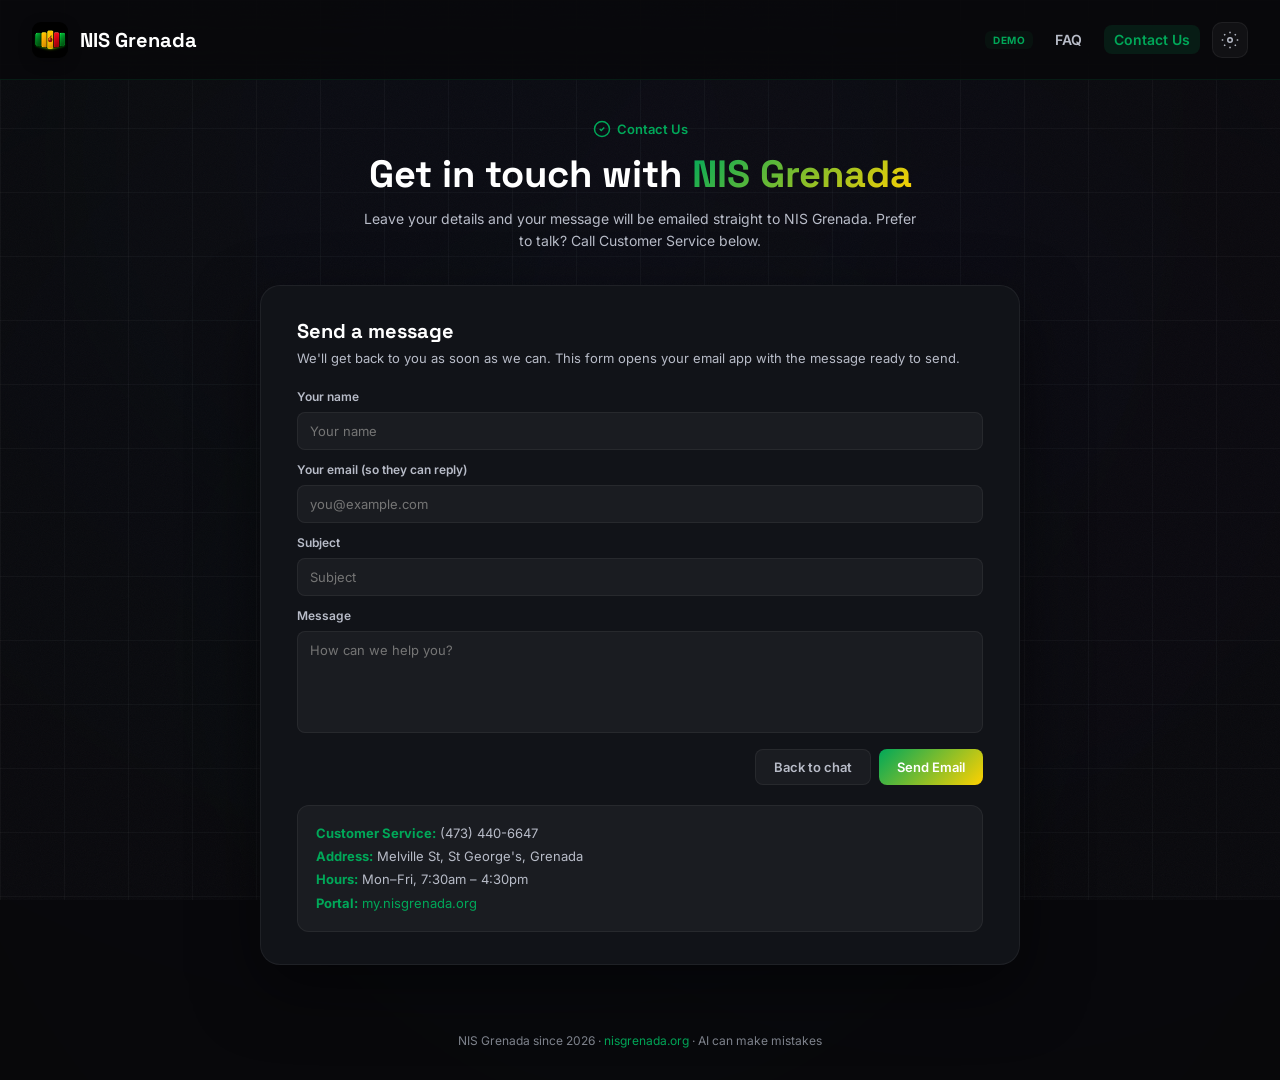
<file: static/contact.html>
<!DOCTYPE html>
<html lang="en" data-theme="dark">
<head>
<meta charset="UTF-8">
<link rel="icon" type="image/png" href="/static/favicon.png">
<meta name="viewport" content="width=device-width, initial-scale=1.0">
<title>Contact Us — NIS Grenada</title>
<link rel="preconnect" href="https://fonts.googleapis.com">
<link rel="preconnect" href="https://fonts.gstatic.com" crossorigin>
<link href="https://fonts.googleapis.com/css2?family=Inter:wght@300;400;500;600;700;800&family=Space+Grotesk:wght@400;500;600;700&family=JetBrains+Mono:wght@400;500;600&display=swap" rel="stylesheet">
<style>
/* Copy the same styles from FAQ page above */
/* (Same theme variables, header, footer, etc.) */
/* I'll keep it concise - use the same style block as FAQ */
:root {
  --nis-primary: #00A859;
  --nis-primary-dark: #00854A;
  --nis-accent: #FFD100;
  --nis-accent-dark: #E6BC00;
  --nis-flag-red: #CE1126;
  --bg: #09090B;
  --bg2: #111318;
  --fg: #FFFFFF;
  --secondary: #B8BCC8;
  --muted: #80858F;
  --glass: rgba(255,255,255,.04);
  --glass-border: rgba(255,255,255,.06);
  --header-bg: rgba(9,9,11,.85);
  --chat-header-border: rgba(0,168,89,.12);
  --chip-bg: rgba(0,168,89,.06);
  --chip-border: rgba(0,168,89,.1);
  --chip-hover-bg: rgba(0,168,89,.12);
  --chip-hover-color: var(--nis-primary);
  --gradient-1: var(--nis-primary);
  --gradient-2: var(--nis-accent);
  --radius: 16px;
  --radius-lg: 22px;
  --radius-sm: 10px;
  --font-sans: 'Inter', -apple-system, BlinkMacSystemFont, sans-serif;
  --font-display: 'Space Grotesk', var(--font-sans);
  --max-w: 1320px;
}
[data-theme="light"] { /* same as FAQ */ }
[data-theme="purple"] { /* same as FAQ */ }
[data-theme="ocean"] { /* same as FAQ */ }
[data-theme="amber"] { /* same as FAQ */ }
*{margin:0;padding:0;box-sizing:border-box}
html{scroll-behavior:smooth;-webkit-font-smoothing:antialiased}
body{font-family:var(--font-sans);background:var(--bg);color:var(--fg);min-height:100vh;overflow-x:hidden;transition:background .4s,color .4s}
a{color:inherit;text-decoration:none}
button{font:inherit;cursor:pointer;border:none;background:none;color:inherit}
.bg-layers{position:fixed;inset:0;pointer-events:none;z-index:0}
.bg-glow{position:absolute;border-radius:50%;filter:blur(350px);opacity:.08;pointer-events:none}
.bg-glow-1{width:700px;height:700px;background:#3B82F6;top:-200px;left:10%;animation:glowFloat 20s ease-in-out infinite}
.bg-glow-2{width:500px;height:500px;background:#7C4DFF;top:10%;right:5%;animation:glowFloat 25s ease-in-out infinite 5s}
.bg-glow-3{width:600px;height:600px;background:#0a0f1a;top:40%;left:50%;transform:translateX(-50%);animation:glowFloat 18s ease-in-out infinite 10s}
.bg-glow-4{width:500px;height:500px;background:#3B82F6;bottom:0;left:30%;animation:glowFloat 22s ease-in-out infinite 8s}
@keyframes glowFloat{0%,100%{transform:translate(0,0)}50%{transform:translate(30px,-40px)}}
.bg-noise{position:absolute;inset:0;background-image:url("data:image/svg+xml,%3Csvg viewBox='0 0 256 256' xmlns='http://www.w3.org/2000/svg'%3E%3Cfilter id='n'%3E%3CfeTurbulence type='fractalNoise' baseFrequency='.85' numOctaves='4' stitchTiles='stitch'/%3E%3C/filter%3E%3Crect width='100%25' height='100%25' filter='url(%23n)' opacity='.03'/%3E%3C/svg%3E");background-size:200px}
.bg-grid{position:absolute;inset:0;background-image:linear-gradient(rgba(255,255,255,.03) 1px,transparent 1px),linear-gradient(90deg,rgba(255,255,255,.03) 1px,transparent 1px);background-size:64px 64px;animation:gridScroll 80s linear infinite}
@keyframes gridScroll{to{background-position:64px 64px}}
.demo-page{display:flex;flex-direction:column;min-height:100vh;position:relative;z-index:1}
.demo-header{position:fixed;top:0;left:0;right:0;z-index:100;height:80px;background:var(--header-bg);backdrop-filter:blur(20px);-webkit-backdrop-filter:blur(20px);border-bottom:1px solid var(--chat-header-border);display:flex;align-items:center;padding:0 32px;transition:background .4s,border-color .4s}
.demo-header-inner{max-width:var(--max-w);margin:0 auto;width:100%;display:flex;align-items:center;justify-content:space-between}
.demo-logo{display:flex;align-items:center;gap:12px;font-family:var(--font-display);font-size:20px;font-weight:700;text-decoration:none;color:var(--fg);transition:color .4s}
.demo-logo img{width:36px;height:36px;border-radius:9px;object-fit:cover;box-shadow:0 4px 14px rgba(0,0,0,.3)}
.demo-nav{display:flex;align-items:center;gap:12px}
.demo-nav a{font-size:14px;font-weight:600;color:var(--secondary);text-decoration:none;padding:6px 10px;border-radius:8px;transition:color .2s,background .2s}
.demo-nav a:hover{color:var(--nis-primary);background:var(--chip-hover-bg)}
.demo-nav a.active{color:var(--nis-primary);background:var(--chip-hover-bg)}
.demo-nav .badge{font-size:10px;font-weight:700;letter-spacing:.05em;text-transform:uppercase;padding:3px 8px;border-radius:6px;background:var(--chip-bg);color:var(--nis-primary)}
.theme-btn{position:relative;width:36px;height:36px;border-radius:10px;background:var(--glass);border:1px solid var(--glass-border);cursor:pointer;display:flex;align-items:center;justify-content:center;transition:all .2s;color:var(--secondary)}
.theme-btn:hover{background:var(--chip-hover-bg);color:var(--nis-primary);border-color:var(--chip-border)}
.theme-btn svg{width:18px;height:18px}
.theme-picker{position:absolute;top:calc(100% + 8px);right:0;background:var(--bg2);border:1px solid var(--glass-border);border-radius:14px;padding:8px;box-shadow:0 16px 48px rgba(0,0,0,.4);display:none;z-index:200;min-width:180px}
.theme-picker.open{display:block}
.theme-option{display:flex;align-items:center;gap:10px;padding:8px 12px;border-radius:8px;cursor:pointer;transition:all .2s;border:none;background:none;color:var(--secondary);font-size:13px;font-weight:500;width:100%;text-align:left}
.theme-option:hover{background:var(--glass);color:var(--fg)}
.theme-option.active{background:var(--chip-hover-bg);color:var(--nis-primary)}
.theme-swatch{width:20px;height:20px;border-radius:50%;flex-shrink:0;border:2px solid var(--glass-border)}
.theme-swatch-dark{background:linear-gradient(135deg,#09090B,#1a1a2e)}
.theme-swatch-light{background:linear-gradient(135deg,#f5f5f7,#ffffff)}
.theme-swatch-purple{background:linear-gradient(135deg,#0a0a12,#7c3aed)}
.theme-swatch-ocean{background:linear-gradient(135deg,#0a0e17,#06b6d4)}
.theme-swatch-amber{background:linear-gradient(135deg,#0f0b07,#f59e0b)}
.theme-check{margin-left:auto;color:var(--nis-primary);display:none}
.theme-option.active .theme-check{display:block}
.page-main{flex:1;display:flex;flex-direction:column;padding-top:120px;padding-bottom:48px;align-items:center}
.page-wrap{width:min(760px,92vw);text-align:left}
.page-hero{text-align:center;margin-bottom:32px}
.page-hero .nis-brand{display:flex;align-items:center;justify-content:center;gap:6px;margin-bottom:12px;font-size:13px;color:var(--nis-primary);font-weight:600}
.page-hero .nis-brand svg{width:18px;height:18px}
.page-hero h1{font-family:var(--font-display);font-size:clamp(26px,4vw,38px);font-weight:800;margin-bottom:10px}
.page-hero h1 span{background:linear-gradient(135deg,var(--gradient-1),var(--gradient-2));-webkit-background-clip:text;-webkit-text-fill-color:transparent;background-clip:text}
.page-hero p{color:var(--secondary);font-size:14px;max-width:560px;margin:0 auto;line-height:1.6}
.page-card{position:relative;background:var(--bg2);border:1px solid var(--glass-border);border-radius:20px;padding:32px 36px;width:100%;box-shadow:0 24px 64px rgba(0,0,0,.5)}
.page-card h3{font-family:var(--font-display);font-size:20px;margin:0 0 4px;color:var(--fg)}
.page-card .page-sub{color:var(--secondary);font-size:13px;margin:0 0 20px;line-height:1.6}
.contact-form{display:flex;flex-direction:column;gap:12px}
.contact-form label{font-size:12px;font-weight:600;color:var(--secondary);margin-bottom:-4px}
.contact-form input,.contact-form textarea{background:var(--glass);border:1px solid var(--glass-border);border-radius:8px;padding:10px 12px;color:var(--fg);font-size:13px;outline:none;width:100%;box-sizing:border-box;font-family:var(--font-sans)}
.contact-form input:focus,.contact-form textarea:focus{border-color:var(--nis-primary)}
.contact-form textarea{resize:none}
.contact-info{margin-top:20px;padding:16px 18px;border-radius:12px;background:var(--glass);border:1px solid var(--glass-border);font-size:13px;color:var(--secondary);line-height:1.8}
.contact-info strong{color:var(--nis-primary)}
.contact-result{display:none;margin-top:12px;padding:10px 14px;border-radius:8px;font-size:13px}
.page-actions{display:flex;gap:8px;justify-content:flex-end;margin-top:16px;flex-wrap:wrap}
.btn-page{padding:9px 18px;border-radius:8px;font-size:13px;font-weight:600;border:1px solid var(--glass-border);background:var(--glass);color:var(--secondary);cursor:pointer;transition:all .2s;text-decoration:none;display:inline-flex;align-items:center}
.btn-page:hover{background:var(--chip-hover-bg);color:var(--fg)}
.btn-page.primary{background:linear-gradient(135deg,var(--gradient-1),var(--gradient-2));border:none;color:#fff}
.btn-page.primary:hover{filter:brightness(1.08)}
.demo-footer{text-align:center;padding:20px 32px 32px;font-size:12px;color:var(--muted);transition:color .4s}
.demo-footer a{color:var(--nis-primary);text-decoration:none}
.demo-footer a:hover{text-decoration:underline}
@media (max-width:768px){.demo-header{padding:0 16px}.demo-nav{gap:6px}.demo-nav .badge{display:none}.page-main{padding-top:104px}.page-card{padding:24px 20px}}
</style>
</head>
<body>
<div class="bg-layers" aria-hidden="true">
  <div class="bg-noise"></div>
  <div class="bg-grid"></div>
  <div class="bg-glow bg-glow-1"></div>
  <div class="bg-glow bg-glow-2"></div>
  <div class="bg-glow bg-glow-3"></div>
  <div class="bg-glow bg-glow-4"></div>
</div>

<div class="demo-page">
  <header class="demo-header">
    <div class="demo-header-inner">
      <a href="/" class="demo-logo">
        <img src="/static/nav-logo.png" alt="NIS Grenada" onerror="this.style.display='none'">
        <span>NIS Grenada</span>
      </a>
      <nav class="demo-nav">
        <span class="badge">Demo</span>
        <a href="/static/faq.html">FAQ</a>
        <a href="/static/contact.html" class="active">Contact Us</a>
        <div style="position:relative">
          <button class="theme-btn" onclick="toggleThemePicker()" title="Change theme">
            <svg viewBox="0 0 24 24" fill="none" stroke="currentColor" stroke-width="2"><circle cx="12" cy="12" r="3"/><path d="M12 1v2M12 21v2M4.22 4.22l1.42 1.42M18.36 18.36l1.42 1.42M1 12h2M21 12h2M4.22 19.78l1.42-1.42M18.36 5.64l1.42-1.42"/></svg>
          </button>
          <div class="theme-picker" id="themePicker">
            <button class="theme-option active" data-theme-val="dark" onclick="setTheme('dark')">
              <span class="theme-swatch theme-swatch-dark"></span> Dark
              <span class="theme-check">✓</span>
            </button>
            <button class="theme-option" data-theme-val="light" onclick="setTheme('light')">
              <span class="theme-swatch theme-swatch-light"></span> Light
              <span class="theme-check">✓</span>
            </button>
            <button class="theme-option" data-theme-val="purple" onclick="setTheme('purple')">
              <span class="theme-swatch theme-swatch-purple"></span> Purple
              <span class="theme-check">✓</span>
            </button>
            <button class="theme-option" data-theme-val="ocean" onclick="setTheme('ocean')">
              <span class="theme-swatch" style="background:linear-gradient(135deg,#0a0e17,#06b6d4)"></span> Ocean
              <span class="theme-check">✓</span>
            </button>
            <button class="theme-option" data-theme-val="amber" onclick="setTheme('amber')">
              <span class="theme-swatch" style="background:linear-gradient(135deg,#0f0b07,#f59e0b)"></span> Amber
              <span class="theme-check">✓</span>
            </button>
          </div>
        </div>
      </nav>
    </div>
  </header>

  <main class="page-main">
    <div class="page-wrap">
      <section class="page-hero">
        <div class="nis-brand">
          <svg viewBox="0 0 24 24" fill="none" stroke="currentColor" stroke-width="2"><circle cx="12" cy="12" r="10"/><path d="M9 12l2 2 4-4"/></svg>
          Contact Us
        </div>
        <h1>Get in touch with <span>NIS Grenada</span></h1>
        <p>Leave your details and your message will be emailed straight to NIS Grenada. Prefer to talk? Call Customer Service below.</p>
      </section>

      <div class="page-card">
        <h3>Send a message</h3>
        <p class="page-sub">We'll get back to you as soon as we can. This form opens your email app with the message ready to send.</p>
        <form class="contact-form" id="contactForm" onsubmit="return submitContactForm(event)">
          <label for="cfName">Your name</label>
          <input id="cfName" name="name" type="text" placeholder="Your name" required>
          <label for="cfEmail">Your email (so they can reply)</label>
          <input id="cfEmail" name="email" type="email" placeholder="you@example.com" required>
          <label for="cfSubject">Subject</label>
          <input id="cfSubject" name="subject" type="text" placeholder="Subject">
          <label for="cfMessage">Message</label>
          <textarea id="cfMessage" name="message" rows="5" placeholder="How can we help you?" required></textarea>
          <div class="page-actions" style="margin-top:4px;">
            <a class="btn-page" href="/">Back to chat</a>
            <button type="submit" class="btn-page primary">Send Email</button>
          </div>
        </form>
        <div class="contact-result" id="contactResult"></div>
        <div class="contact-info">
          <strong>Customer Service:</strong> (473) 440-6647<br>
          <strong>Address:</strong> Melville St, St George's, Grenada<br>
          <strong>Hours:</strong> Mon–Fri, 7:30am – 4:30pm<br>
          <strong>Portal:</strong> <a href="https://my.nisgrenada.org" target="_blank" rel="noopener" style="color:var(--nis-primary);text-decoration:none;">my.nisgrenada.org</a>
        </div>
      </div>
    </div>
  </main>

  <footer class="demo-footer">
    NIS Grenada since 2026 &middot; <a href="https://nisgrenada.org" target="_blank" rel="noopener">nisgrenada.org</a> &middot; AI can make mistakes
  </footer>
</div>

<script>
(function(){
'use strict';

const THEME_KEY = 'nis_demo_theme';
const savedTheme = localStorage.getItem(THEME_KEY) || 'dark';
document.documentElement.setAttribute('data-theme', savedTheme);
document.querySelectorAll('.theme-option').forEach(function(el) {
  el.classList.toggle('active', el.dataset.themeVal === savedTheme);
});

window.setTheme = function(name) {
  document.documentElement.setAttribute('data-theme', name);
  localStorage.setItem(THEME_KEY, name);
  document.querySelectorAll('.theme-option').forEach(function(el) {
    el.classList.toggle('active', el.dataset.themeVal === name);
  });
  closeThemePicker();
};

window.toggleThemePicker = function() {
  document.getElementById('themePicker').classList.toggle('open');
};

window.closeThemePicker = function() {
  document.getElementById('themePicker').classList.remove('open');
};

document.addEventListener('click', function(e) {
  if (!e.target.closest('.theme-btn') && !e.target.closest('.theme-picker')) {
    var picker = document.getElementById('themePicker');
    if (picker) picker.classList.remove('open');
  }
});

window.submitContactForm = function(e) {
  e.preventDefault();
  var f = e.target;
  var r = document.getElementById('contactResult');
  var name = (f.name.value || '').trim();
  var email = (f.email.value || '').trim();
  var subject = (f.subject.value || '').trim() || 'Website contact';
  var message = (f.message.value || '').trim();
  var body = 'Name: ' + name + '\nEmail: ' + email + '\n\nMessage:\n' + message;
  var mailto = 'mailto:nisgrenada@nisgrenada.org?subject=' + encodeURIComponent(subject) + '&body=' + encodeURIComponent(body);
  window.location.href = mailto;
  r.style.display = 'block';
  r.style.background = 'rgba(0,168,89,.1)';
  r.style.color = 'var(--nis-primary)';
  r.textContent = 'Your email app should open now — press send there to complete your message.';
  return false;
};

})();
</script>
</body>
</html>
</file>
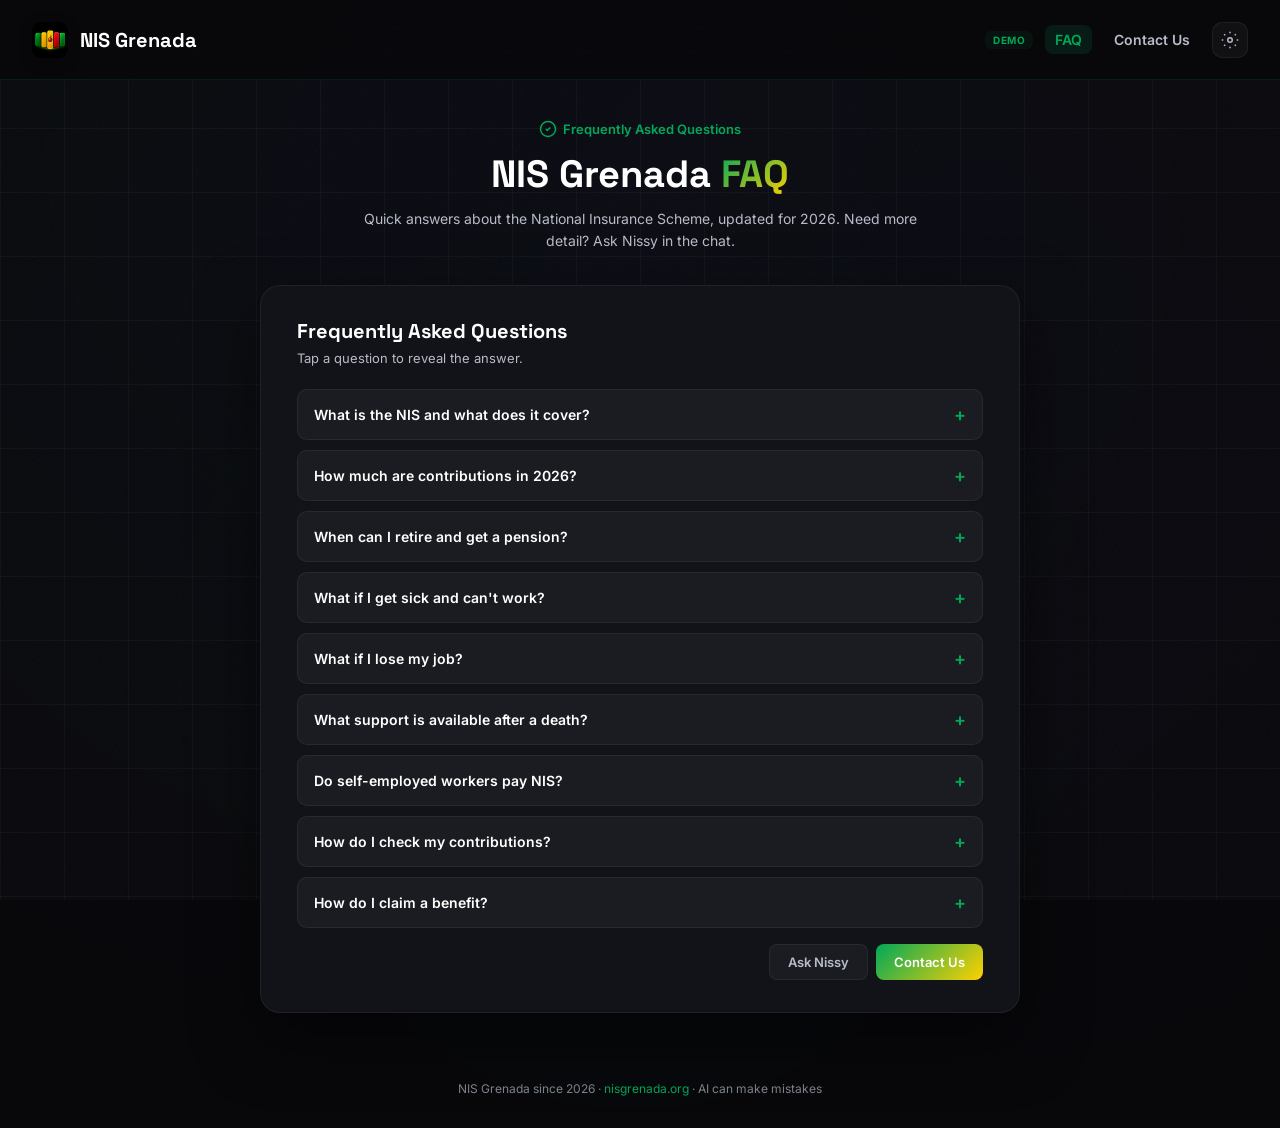
<file: static/faq.html>
<!DOCTYPE html>
<html lang="en" data-theme="dark">
<head>
<meta charset="UTF-8">
<link rel="icon" type="image/png" href="/static/favicon.png">
<meta name="viewport" content="width=device-width, initial-scale=1.0">
<title>FAQ — NIS Grenada</title>
<link rel="preconnect" href="https://fonts.googleapis.com">
<link rel="preconnect" href="https://fonts.gstatic.com" crossorigin>
<link href="https://fonts.googleapis.com/css2?family=Inter:wght@300;400;500;600;700;800&family=Space+Grotesk:wght@400;500;600;700&family=JetBrains+Mono:wght@400;500;600&display=swap" rel="stylesheet">
<style>
/* ─── Theme Variables ─── */
:root {
  --nis-primary: #00A859;
  --nis-primary-dark: #00854A;
  --nis-accent: #FFD100;
  --nis-accent-dark: #E6BC00;
  --nis-flag-red: #CE1126;
  --bg: #09090B;
  --bg2: #111318;
  --fg: #FFFFFF;
  --secondary: #B8BCC8;
  --muted: #80858F;
  --glass: rgba(255,255,255,.04);
  --glass-border: rgba(255,255,255,.06);
  --header-bg: rgba(9,9,11,.85);
  --chat-header-border: rgba(0,168,89,.12);
  --chip-bg: rgba(0,168,89,.06);
  --chip-border: rgba(0,168,89,.1);
  --chip-hover-bg: rgba(0,168,89,.12);
  --chip-hover-color: var(--nis-primary);
  --gradient-1: var(--nis-primary);
  --gradient-2: var(--nis-accent);
  --radius: 16px;
  --radius-lg: 22px;
  --radius-sm: 10px;
  --font-sans: 'Inter', -apple-system, BlinkMacSystemFont, sans-serif;
  --font-display: 'Space Grotesk', var(--font-sans);
  --max-w: 1320px;
}
[data-theme="light"] {
  --bg: #f5f5f7;
  --bg2: #ffffff;
  --fg: #1a1a2e;
  --secondary: #4a4a6a;
  --muted: #8888a0;
  --glass: rgba(0,0,0,.03);
  --glass-border: rgba(0,0,0,.06);
  --header-bg: rgba(255,255,255,.9);
  --chip-bg: rgba(0,168,89,.04);
  --chip-border: rgba(0,168,89,.08);
  --chip-hover-bg: rgba(0,168,89,.08);
  --chip-hover-color: var(--nis-primary-dark);
  --gradient-1: var(--nis-primary-dark);
  --gradient-2: var(--nis-accent-dark);
}
[data-theme="purple"] {
  --bg: #0a0a12;
  --bg2: #12101e;
  --fg: #f0ecff;
  --secondary: #b8b0d4;
  --muted: #7a72a0;
  --glass: rgba(120,80,255,.04);
  --glass-border: rgba(120,80,255,.08);
  --header-bg: rgba(10,10,18,.85);
  --chip-bg: rgba(120,80,255,.06);
  --chip-border: rgba(120,80,255,.1);
  --chip-hover-bg: rgba(120,80,255,.12);
  --chip-hover-color: #a78bfa;
  --gradient-1: #7c3aed;
  --gradient-2: #ec4899;
  --nis-primary: #7c3aed;
  --nis-primary-dark: #6d28d9;
  --nis-accent: #ec4899;
  --nis-accent-dark: #db2777;
}
[data-theme="ocean"] {
  --bg: #0a0e17;
  --bg2: #0f172a;
  --fg: #e0f2fe;
  --secondary: #94a3b8;
  --muted: #64748b;
  --glass: rgba(6,182,212,.04);
  --glass-border: rgba(6,182,212,.08);
  --header-bg: rgba(10,14,23,.85);
  --chip-bg: rgba(6,182,212,.06);
  --chip-border: rgba(6,182,212,.1);
  --chip-hover-bg: rgba(6,182,212,.12);
  --chip-hover-color: #22d3ee;
  --gradient-1: #06b6d4;
  --gradient-2: #3b82f6;
  --nis-primary: #06b6d4;
  --nis-primary-dark: #0891b2;
  --nis-accent: #3b82f6;
  --nis-accent-dark: #2563eb;
}
[data-theme="amber"] {
  --bg: #0f0b07;
  --bg2: #1a120a;
  --fg: #fef3c7;
  --secondary: #d4a574;
  --muted: #926d42;
  --glass: rgba(245,158,11,.04);
  --glass-border: rgba(245,158,11,.08);
  --header-bg: rgba(15,11,7,.85);
  --chip-bg: rgba(245,158,11,.06);
  --chip-border: rgba(245,158,11,.1);
  --chip-hover-bg: rgba(245,158,11,.12);
  --chip-hover-color: #fbbf24;
  --gradient-1: #f59e0b;
  --gradient-2: #ef4444;
  --nis-primary: #f59e0b;
  --nis-primary-dark: #d97706;
  --nis-accent: #ef4444;
  --nis-accent-dark: #dc2626;
}

*{margin:0;padding:0;box-sizing:border-box}
html{scroll-behavior:smooth;-webkit-font-smoothing:antialiased}
body{font-family:var(--font-sans);background:var(--bg);color:var(--fg);min-height:100vh;overflow-x:hidden;transition:background .4s,color .4s}
a{color:inherit;text-decoration:none}
button{font:inherit;cursor:pointer;border:none;background:none;color:inherit}

/* ─── Background Layers ─── */
.bg-layers{position:fixed;inset:0;pointer-events:none;z-index:0}
.bg-glow{position:absolute;border-radius:50%;filter:blur(350px);opacity:.08;pointer-events:none}
.bg-glow-1{width:700px;height:700px;background:#3B82F6;top:-200px;left:10%;animation:glowFloat 20s ease-in-out infinite}
.bg-glow-2{width:500px;height:500px;background:#7C4DFF;top:10%;right:5%;animation:glowFloat 25s ease-in-out infinite 5s}
.bg-glow-3{width:600px;height:600px;background:#0a0f1a;top:40%;left:50%;transform:translateX(-50%);animation:glowFloat 18s ease-in-out infinite 10s}
.bg-glow-4{width:500px;height:500px;background:#3B82F6;bottom:0;left:30%;animation:glowFloat 22s ease-in-out infinite 8s}
@keyframes glowFloat{0%,100%{transform:translate(0,0)}50%{transform:translate(30px,-40px)}}
.bg-noise{position:absolute;inset:0;background-image:url("data:image/svg+xml,%3Csvg viewBox='0 0 256 256' xmlns='http://www.w3.org/2000/svg'%3E%3Cfilter id='n'%3E%3CfeTurbulence type='fractalNoise' baseFrequency='.85' numOctaves='4' stitchTiles='stitch'/%3E%3C/filter%3E%3Crect width='100%25' height='100%25' filter='url(%23n)' opacity='.03'/%3E%3C/svg%3E");background-size:200px}
.bg-grid{position:absolute;inset:0;background-image:linear-gradient(rgba(255,255,255,.03) 1px,transparent 1px),linear-gradient(90deg,rgba(255,255,255,.03) 1px,transparent 1px);background-size:64px 64px;animation:gridScroll 80s linear infinite}
@keyframes gridScroll{to{background-position:64px 64px}}

/* ─── Header ─── */
.demo-page{display:flex;flex-direction:column;min-height:100vh;position:relative;z-index:1}
.demo-header{position:fixed;top:0;left:0;right:0;z-index:100;height:80px;background:var(--header-bg);backdrop-filter:blur(20px);-webkit-backdrop-filter:blur(20px);border-bottom:1px solid var(--chat-header-border);display:flex;align-items:center;padding:0 32px;transition:background .4s,border-color .4s}
.demo-header-inner{max-width:var(--max-w);margin:0 auto;width:100%;display:flex;align-items:center;justify-content:space-between}
.demo-logo{display:flex;align-items:center;gap:12px;font-family:var(--font-display);font-size:20px;font-weight:700;text-decoration:none;color:var(--fg);transition:color .4s}
.demo-logo img{width:36px;height:36px;border-radius:9px;object-fit:cover;box-shadow:0 4px 14px rgba(0,0,0,.3)}
.demo-nav{display:flex;align-items:center;gap:12px}
.demo-nav a{font-size:14px;font-weight:600;color:var(--secondary);text-decoration:none;padding:6px 10px;border-radius:8px;transition:color .2s,background .2s}
.demo-nav a:hover{color:var(--nis-primary);background:var(--chip-hover-bg)}
.demo-nav a.active{color:var(--nis-primary);background:var(--chip-hover-bg)}
.demo-nav .badge{font-size:10px;font-weight:700;letter-spacing:.05em;text-transform:uppercase;padding:3px 8px;border-radius:6px;background:var(--chip-bg);color:var(--nis-primary)}

/* ─── Theme Picker ─── */
.theme-btn{position:relative;width:36px;height:36px;border-radius:10px;background:var(--glass);border:1px solid var(--glass-border);cursor:pointer;display:flex;align-items:center;justify-content:center;transition:all .2s;color:var(--secondary)}
.theme-btn:hover{background:var(--chip-hover-bg);color:var(--nis-primary);border-color:var(--chip-border)}
.theme-btn svg{width:18px;height:18px}
.theme-picker{position:absolute;top:calc(100% + 8px);right:0;background:var(--bg2);border:1px solid var(--glass-border);border-radius:14px;padding:8px;box-shadow:0 16px 48px rgba(0,0,0,.4);display:none;z-index:200;min-width:180px}
.theme-picker.open{display:block}
.theme-option{display:flex;align-items:center;gap:10px;padding:8px 12px;border-radius:8px;cursor:pointer;transition:all .2s;border:none;background:none;color:var(--secondary);font-size:13px;font-weight:500;width:100%;text-align:left}
.theme-option:hover{background:var(--glass);color:var(--fg)}
.theme-option.active{background:var(--chip-hover-bg);color:var(--nis-primary)}
.theme-swatch{width:20px;height:20px;border-radius:50%;flex-shrink:0;border:2px solid var(--glass-border)}
.theme-swatch-dark{background:linear-gradient(135deg,#09090B,#1a1a2e)}
.theme-swatch-light{background:linear-gradient(135deg,#f5f5f7,#ffffff)}
.theme-swatch-purple{background:linear-gradient(135deg,#0a0a12,#7c3aed)}
.theme-swatch-ocean{background:linear-gradient(135deg,#0a0e17,#06b6d4)}
.theme-swatch-amber{background:linear-gradient(135deg,#0f0b07,#f59e0b)}
.theme-check{margin-left:auto;color:var(--nis-primary);display:none}
.theme-option.active .theme-check{display:block}

/* ─── Page Layout ─── */
.page-main{flex:1;display:flex;flex-direction:column;padding-top:120px;padding-bottom:48px;align-items:center}
.page-wrap{width:min(760px,92vw);text-align:left}
.page-hero{text-align:center;margin-bottom:32px}
.page-hero .nis-brand{display:flex;align-items:center;justify-content:center;gap:6px;margin-bottom:12px;font-size:13px;color:var(--nis-primary);font-weight:600}
.page-hero .nis-brand svg{width:18px;height:18px}
.page-hero h1{font-family:var(--font-display);font-size:clamp(26px,4vw,38px);font-weight:800;margin-bottom:10px}
.page-hero h1 span{background:linear-gradient(135deg,var(--gradient-1),var(--gradient-2));-webkit-background-clip:text;-webkit-text-fill-color:transparent;background-clip:text}
.page-hero p{color:var(--secondary);font-size:14px;max-width:560px;margin:0 auto;line-height:1.6}

/* ─── Page Card ─── */
.page-card{position:relative;background:var(--bg2);border:1px solid var(--glass-border);border-radius:20px;padding:32px 36px;width:100%;box-shadow:0 24px 64px rgba(0,0,0,.5)}
.page-card h3{font-family:var(--font-display);font-size:20px;margin:0 0 4px;color:var(--fg)}
.page-card .page-sub{color:var(--secondary);font-size:13px;margin:0 0 20px;line-height:1.6}

/* ─── FAQ ─── */
.faq-item{border:1px solid var(--glass-border);border-radius:10px;margin-bottom:10px;overflow:hidden;background:var(--glass)}
.faq-q{width:100%;text-align:left;background:none;border:none;padding:14px 16px;font-size:14px;font-weight:600;color:var(--fg);cursor:pointer;display:flex;align-items:center;justify-content:space-between;gap:12px}
.faq-q::after{content:'+';font-size:18px;color:var(--nis-primary);transition:transform .2s;flex-shrink:0}
.faq-item.open .faq-q::after{transform:rotate(45deg)}
.faq-a{display:none;padding:0 16px 14px;font-size:13px;color:var(--secondary);line-height:1.6}
.faq-item.open .faq-a{display:block}

/* ─── Buttons ─── */
.page-actions{display:flex;gap:8px;justify-content:flex-end;margin-top:16px;flex-wrap:wrap}
.btn-page{padding:9px 18px;border-radius:8px;font-size:13px;font-weight:600;border:1px solid var(--glass-border);background:var(--glass);color:var(--secondary);cursor:pointer;transition:all .2s;text-decoration:none;display:inline-flex;align-items:center}
.btn-page:hover{background:var(--chip-hover-bg);color:var(--fg)}
.btn-page.primary{background:linear-gradient(135deg,var(--gradient-1),var(--gradient-2));border:none;color:#fff}
.btn-page.primary:hover{filter:brightness(1.08)}

/* ─── Footer ─── */
.demo-footer{text-align:center;padding:20px 32px 32px;font-size:12px;color:var(--muted);transition:color .4s}
.demo-footer a{color:var(--nis-primary);text-decoration:none}
.demo-footer a:hover{text-decoration:underline}

@media (max-width:768px){
  .demo-header{padding:0 16px}
  .demo-nav{gap:6px}
  .demo-nav .badge{display:none}
  .page-main{padding-top:104px}
  .page-card{padding:24px 20px}
}
</style>
</head>
<body>
<div class="bg-layers" aria-hidden="true">
  <div class="bg-noise"></div>
  <div class="bg-grid"></div>
  <div class="bg-glow bg-glow-1"></div>
  <div class="bg-glow bg-glow-2"></div>
  <div class="bg-glow bg-glow-3"></div>
  <div class="bg-glow bg-glow-4"></div>
</div>

<div class="demo-page">
  <header class="demo-header">
    <div class="demo-header-inner">
      <a href="/" class="demo-logo">
        <img src="/static/nav-logo.png" alt="NIS Grenada" onerror="this.style.display='none'">
        <span>NIS Grenada</span>
      </a>
      <nav class="demo-nav">
        <span class="badge">Demo</span>
        <a href="/static/faq.html" class="active">FAQ</a>
        <a href="/static/contact.html">Contact Us</a>
        <div style="position:relative">
          <button class="theme-btn" onclick="toggleThemePicker()" title="Change theme">
            <svg viewBox="0 0 24 24" fill="none" stroke="currentColor" stroke-width="2"><circle cx="12" cy="12" r="3"/><path d="M12 1v2M12 21v2M4.22 4.22l1.42 1.42M18.36 18.36l1.42 1.42M1 12h2M21 12h2M4.22 19.78l1.42-1.42M18.36 5.64l1.42-1.42"/></svg>
          </button>
          <div class="theme-picker" id="themePicker">
            <button class="theme-option active" data-theme-val="dark" onclick="setTheme('dark')">
              <span class="theme-swatch theme-swatch-dark"></span> Dark
              <span class="theme-check">✓</span>
            </button>
            <button class="theme-option" data-theme-val="light" onclick="setTheme('light')">
              <span class="theme-swatch theme-swatch-light"></span> Light
              <span class="theme-check">✓</span>
            </button>
            <button class="theme-option" data-theme-val="purple" onclick="setTheme('purple')">
              <span class="theme-swatch theme-swatch-purple"></span> Purple
              <span class="theme-check">✓</span>
            </button>
            <button class="theme-option" data-theme-val="ocean" onclick="setTheme('ocean')">
              <span class="theme-swatch" style="background:linear-gradient(135deg,#0a0e17,#06b6d4)"></span> Ocean
              <span class="theme-check">✓</span>
            </button>
            <button class="theme-option" data-theme-val="amber" onclick="setTheme('amber')">
              <span class="theme-swatch" style="background:linear-gradient(135deg,#0f0b07,#f59e0b)"></span> Amber
              <span class="theme-check">✓</span>
            </button>
          </div>
        </div>
      </nav>
    </div>
  </header>

  <main class="page-main">
    <div class="page-wrap">
      <section class="page-hero">
        <div class="nis-brand">
          <svg viewBox="0 0 24 24" fill="none" stroke="currentColor" stroke-width="2"><circle cx="12" cy="12" r="10"/><path d="M9 12l2 2 4-4"/></svg>
          Frequently Asked Questions
        </div>
        <h1>NIS Grenada <span>FAQ</span></h1>
        <p>Quick answers about the National Insurance Scheme, updated for 2026. Need more detail? Ask Nissy in the chat.</p>
      </section>

      <div class="page-card">
        <h3>Frequently Asked Questions</h3>
        <p class="page-sub">Tap a question to reveal the answer.</p>

        <div class="faq-item">
          <button class="faq-q" onclick="toggleFaq(this)">What is the NIS and what does it cover?</button>
          <div class="faq-a">The National Insurance Scheme protects workers and families through 19 benefits — Age Pension, Survivors, Invalidity, Sickness, Maternity, Unemployment, Funeral Grant, and Employment Injury (Death, Disablement, Medical Expenses).</div>
        </div>
        <div class="faq-item">
          <button class="faq-q" onclick="toggleFaq(this)">How much are contributions in 2026?</button>
          <div class="faq-a">Employees pay 6.25% and employers 7.25%, for a total of 13.5% of insurable earnings. Self-employed people pay 13.5%, and voluntary contributors 6.75%. The rate rises gradually to 16% by 2031. Contributions are paid on up to $5,200/month ($1,200/week).</div>
        </div>
        <div class="faq-item">
          <button class="faq-q" onclick="toggleFaq(this)">When can I retire and get a pension?</button>
          <div class="faq-a">The pensionable age is currently 63 (2026), increasing to 65 by 2028. You need at least 575 contribution weeks (about 11.5 years). The Age Pension is 27% of your best 5 years' average earnings, up to 60%, with a minimum of $58/month.</div>
        </div>
        <div class="faq-item">
          <button class="faq-q" onclick="toggleFaq(this)">What if I get sick and can't work?</button>
          <div class="faq-a">Sickness Benefit pays 65% of your average insurable earnings for up to 26 weeks (up to 52 weeks for long-time contributors). You must be registered at least 3 months and have at least 2 months' contributions before the sick leave.</div>
        </div>
        <div class="faq-item">
          <button class="faq-q" onclick="toggleFaq(this)">What if I lose my job?</button>
          <div class="faq-a">Unemployment Benefit pays 50% of your average weekly insurable earnings for up to 13 weeks. You must have been registered and contributing for at least 52 weeks, with contributions in the weeks before losing your job.</div>
        </div>
        <div class="faq-item">
          <button class="faq-q" onclick="toggleFaq(this)">What support is available after a death?</button>
          <div class="faq-a">Survivors Benefit provides a monthly pension if the deceased had 150+ contributions, or a one-time grant if they had 50+. Minimums: widow(er)/parent $58/month, child/orphan $29/month. A Funeral Grant also helps cover funeral costs — claim within 6 months of the death.</div>
        </div>
        <div class="faq-item">
          <button class="faq-q" onclick="toggleFaq(this)">Do self-employed workers pay NIS?</button>
          <div class="faq-a">Yes. Self-employed people pay 13.5% of gross earnings and can qualify for every benefit. You may pay between $907 and $8,424 a year, and you must contribute in the current year to qualify for benefits the following year.</div>
        </div>
        <div class="faq-item">
          <button class="faq-q" onclick="toggleFaq(this)">How do I check my contributions?</button>
          <div class="faq-a">Register and sign in to the NIS web portal at my.nisgrenada.org, call (473) 440-6647, or visit the office on Melville St, St George's (Mon–Fri, 7:30am–4:30pm).</div>
        </div>
        <div class="faq-item">
          <button class="faq-q" onclick="toggleFaq(this)">How do I claim a benefit?</button>
          <div class="faq-a">Submit the relevant claim form to the NIS office. Watch the deadlines: sickness claims within 3 months of sick leave, funeral grants within 6 months of death. Nissy can help you find the right form and next steps.</div>
        </div>

        <div class="page-actions">
          <a class="btn-page" href="/?q=How%20do%20I%20apply%20for%20pension%3F">Ask Nissy</a>
          <a class="btn-page primary" href="/static/contact.html">Contact Us</a>
        </div>
      </div>
    </div>
  </main>

  <footer class="demo-footer">
    NIS Grenada since 2026 &middot; <a href="https://nisgrenada.org" target="_blank" rel="noopener">nisgrenada.org</a> &middot; AI can make mistakes
  </footer>
</div>

<script>
(function(){
'use strict';

const THEME_KEY = 'nis_demo_theme';
const savedTheme = localStorage.getItem(THEME_KEY) || 'dark';
document.documentElement.setAttribute('data-theme', savedTheme);
document.querySelectorAll('.theme-option').forEach(function(el) {
  el.classList.toggle('active', el.dataset.themeVal === savedTheme);
});

window.setTheme = function(name) {
  document.documentElement.setAttribute('data-theme', name);
  localStorage.setItem(THEME_KEY, name);
  document.querySelectorAll('.theme-option').forEach(function(el) {
    el.classList.toggle('active', el.dataset.themeVal === name);
  });
  closeThemePicker();
};

window.toggleThemePicker = function() {
  document.getElementById('themePicker').classList.toggle('open');
};

window.closeThemePicker = function() {
  document.getElementById('themePicker').classList.remove('open');
};

document.addEventListener('click', function(e) {
  if (!e.target.closest('.theme-btn') && !e.target.closest('.theme-picker')) {
    var picker = document.getElementById('themePicker');
    if (picker) picker.classList.remove('open');
  }
});

window.toggleFaq = function(btn) {
  var item = btn.closest('.faq-item');
  var wasOpen = item.classList.contains('open');
  var all = item.parentElement.querySelectorAll('.faq-item.open');
  all.forEach(function(i) { i.classList.remove('open'); });
  if (!wasOpen) item.classList.add('open');
};

})();
</script>
</body>
</html>
</file>
